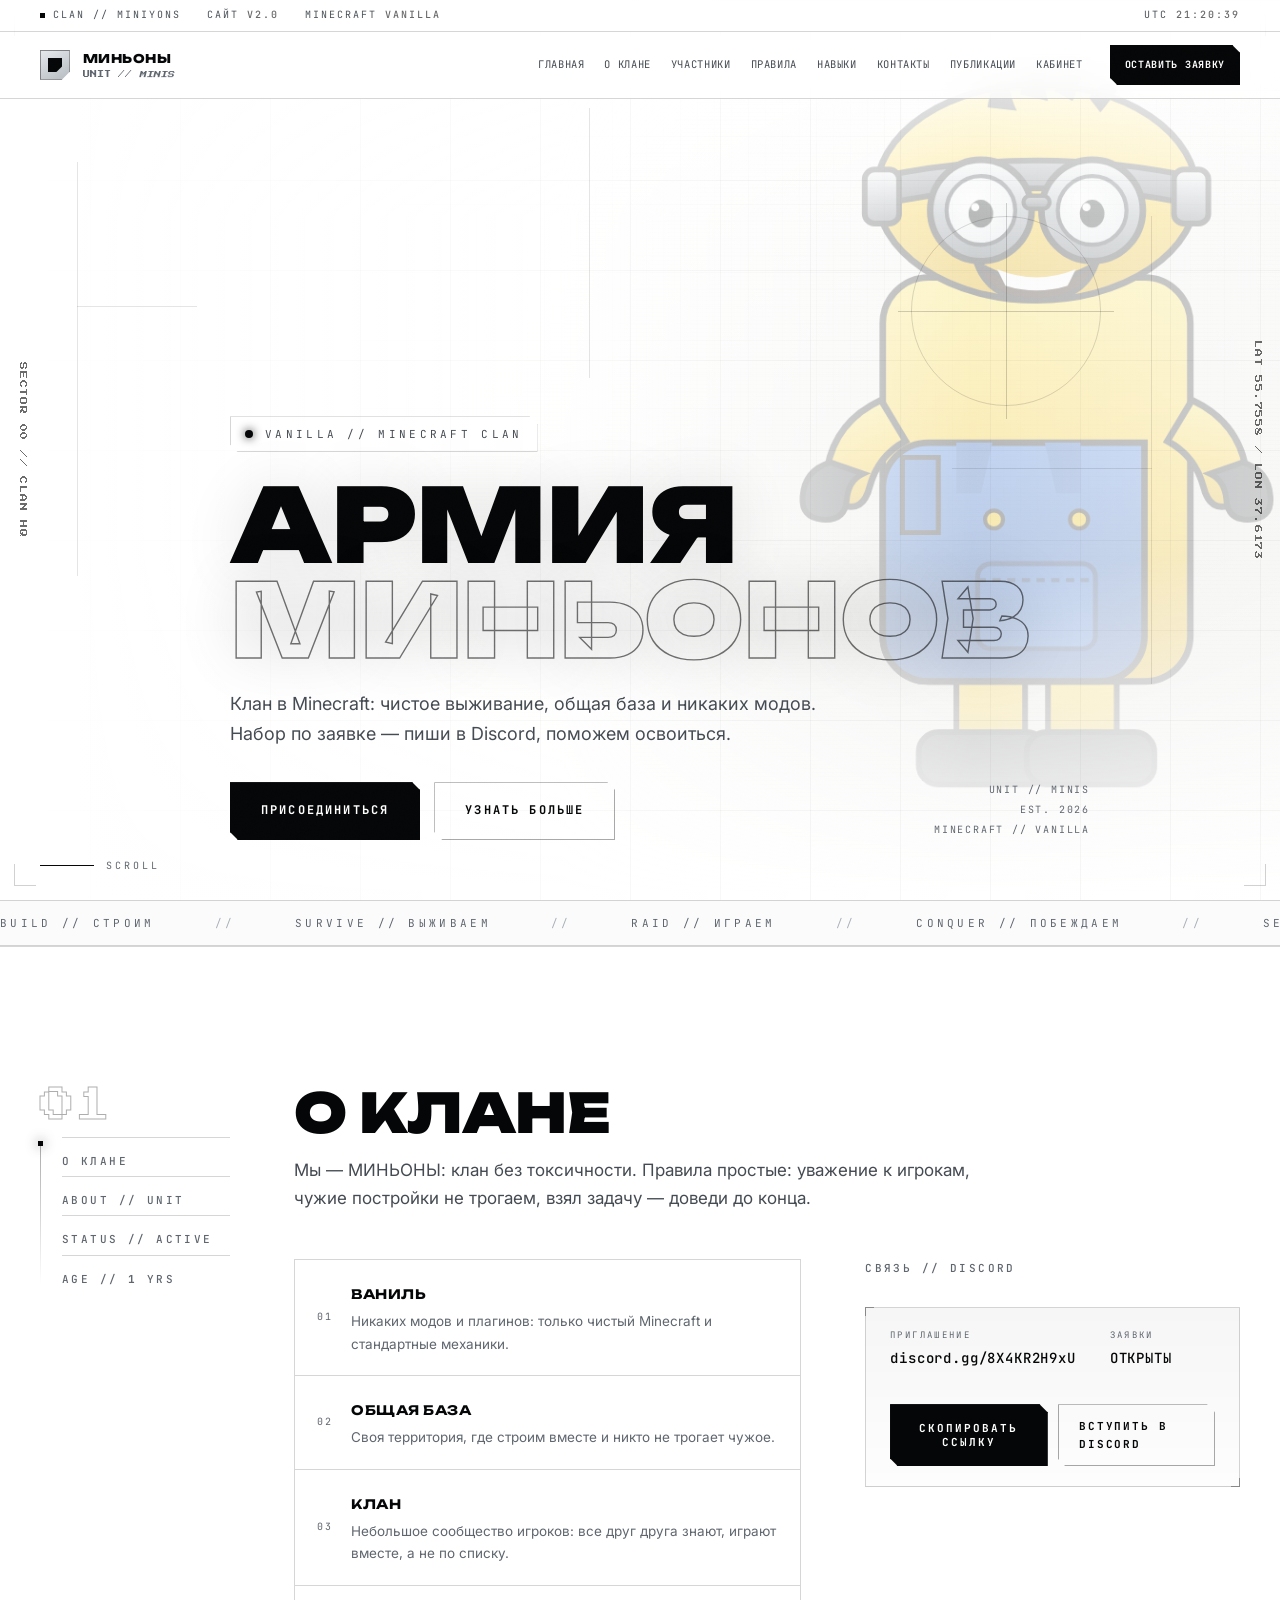
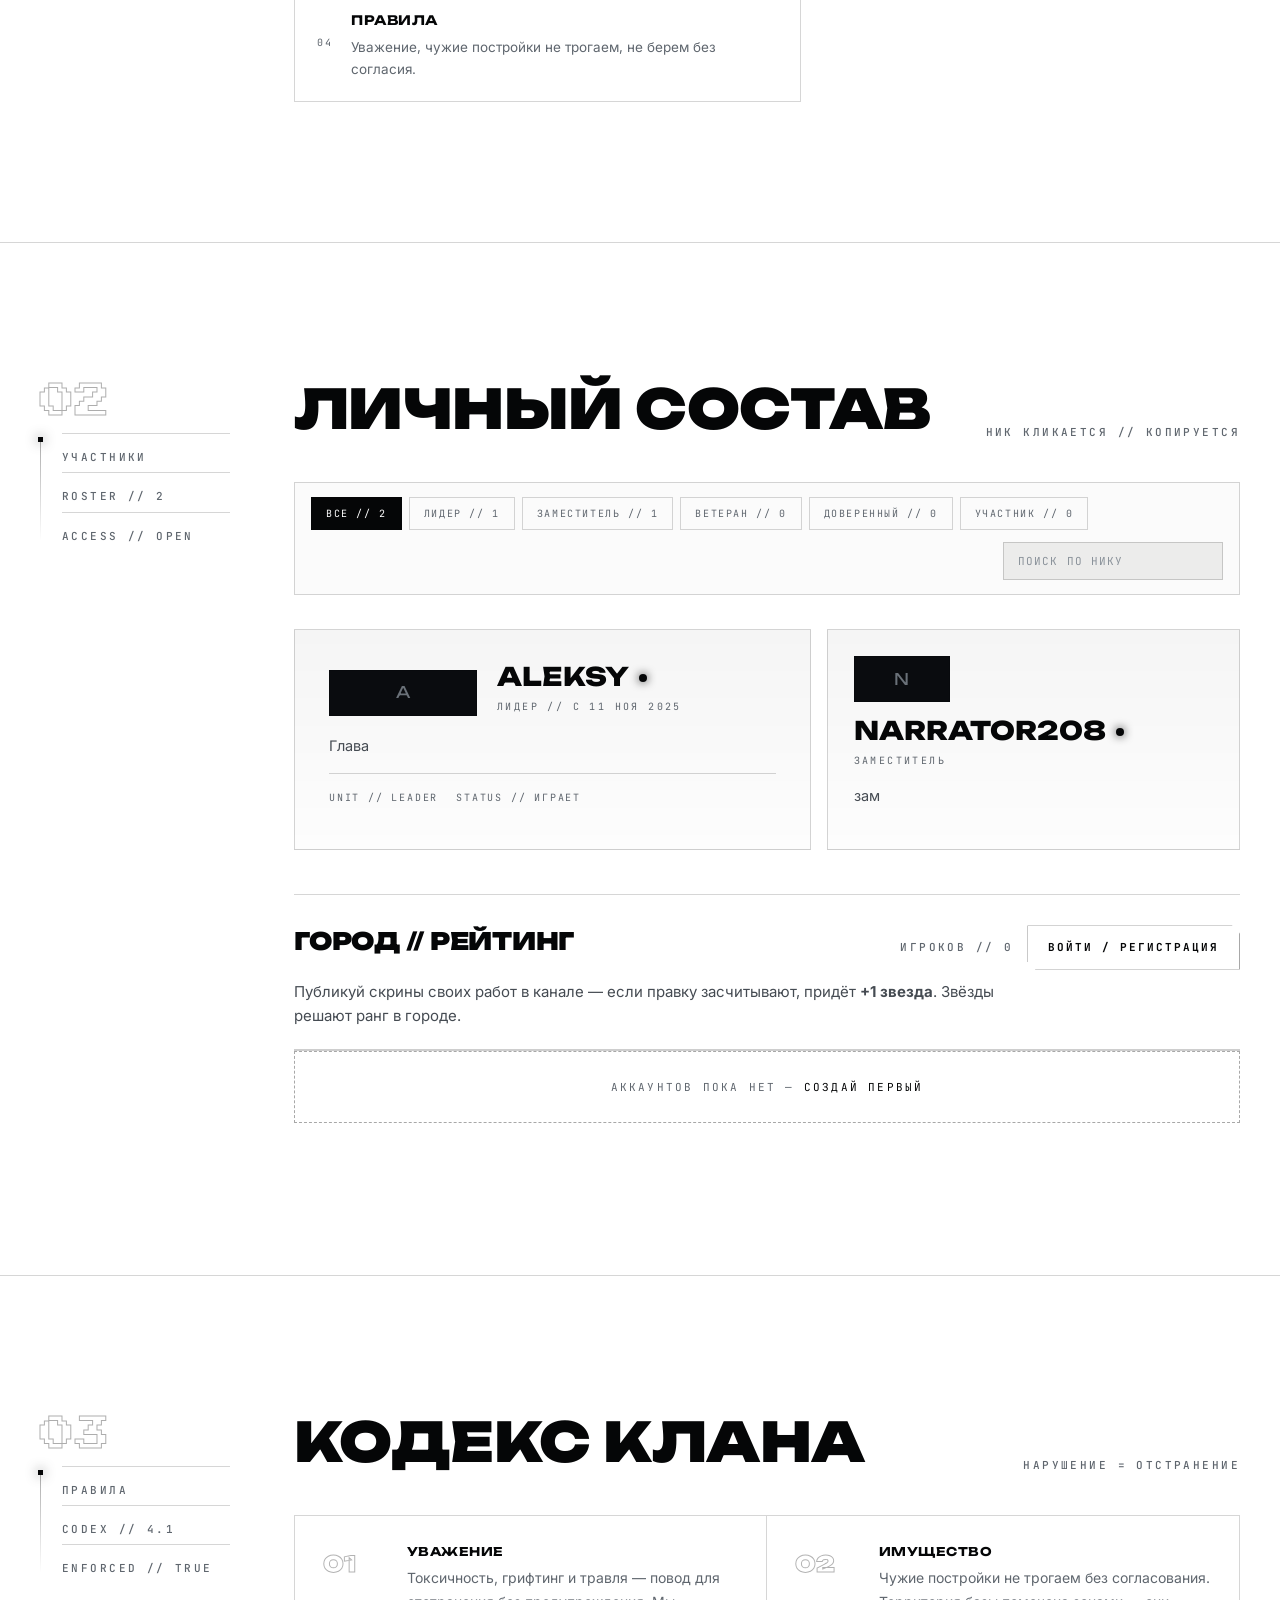
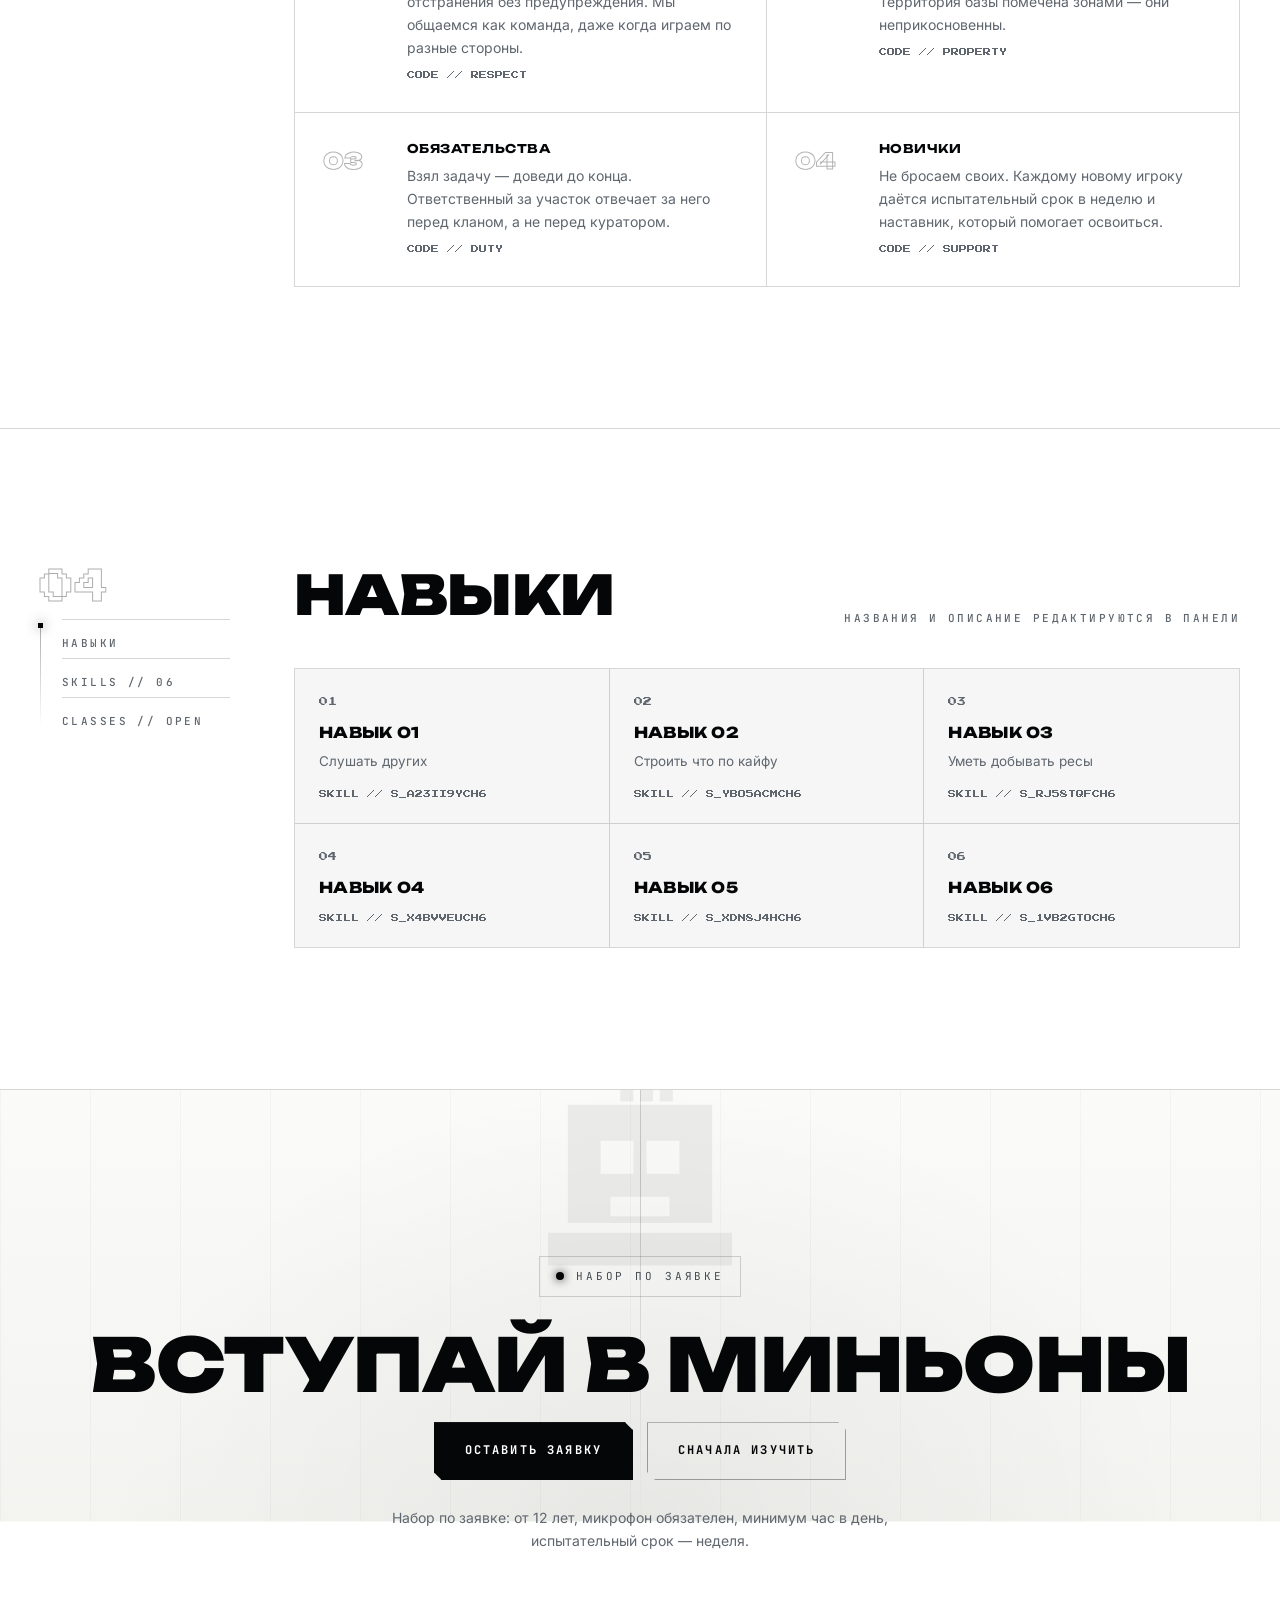
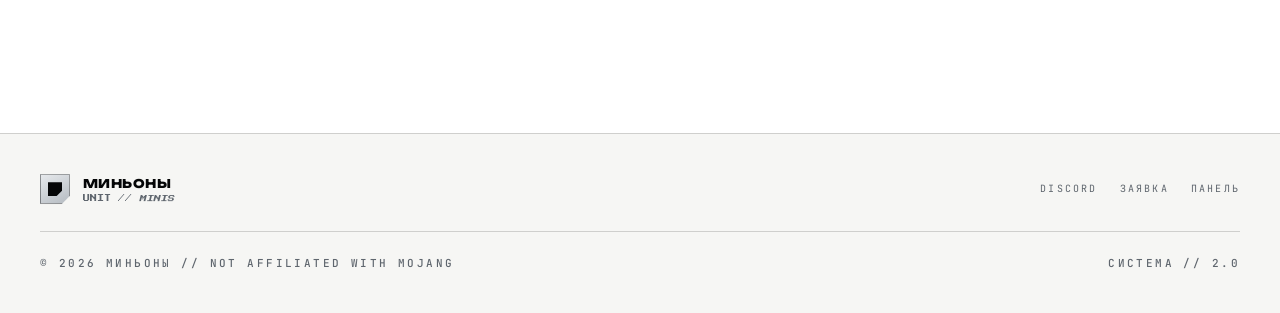
<file: clan-site/index.html>
﻿<!DOCTYPE html>
<html lang="ru">
<head>
<meta charset="UTF-8">
<meta name="viewport" content="width=device-width, initial-scale=1.0">
<title>МИНЬОНЫ // клан в Minecraft</title>
<meta name="description" content="МИНЬОНЫ — клан в Minecraft: дружелюбное выживание, общая база, никаких оскорблений. Набор по заявке в Discord.">
<meta property="og:title" content="МИНЬОНЫ — клан в Minecraft">
<meta property="og:description" content="Клан без оскорблений: выживание, общая база, набор по заявке в Discord.">
<meta property="og:type" content="website">
<meta name="theme-color" content="#050607">
<link rel="icon" href="assets/img/favicon.svg" type="image/svg+xml">
<link rel="preconnect" href="https://fonts.googleapis.com">
<link rel="preconnect" href="https://fonts.gstatic.com" crossorigin>
<link href="https://fonts.googleapis.com/css2?family=Unbounded:wght@700;800;900&family=JetBrains+Mono:wght@400;500;700&family=Press+Start+2P&family=Inter:wght@300;400;500;600&display=swap" rel="stylesheet">
<link rel="stylesheet" href="assets/css/style.css">
</head>
<body>

<div class="backdrop" aria-hidden="true"></div>

<div class="hud-frame" aria-hidden="true"><span></span><span></span><span></span><span></span></div>
<div class="hud-rail" aria-hidden="true">SECTOR 00 // CLAN HQ</div>
<div class="hud-rail hud-rail--right" aria-hidden="true">LAT 55.7558 / LON 37.6173</div>

  <div class="statusbar">
    <span><i class="dot"></i>CLAN // MINIYONS</span>
    <span class="hide-sm">САЙТ <b>v2.0</b></span>
    <span class="hide-sm">MINECRAFT <b>VANILLA</b></span>
    <span class="right">
      <span>UTC <b id="sbClock">00:00:00</b></span>
    </span>
  </div>

<nav class="nav" id="nav">
  <div class="container nav__inner">
    <a href="#top" class="brand">
      <span class="brand__mark"></span>
      <span class="brand__text"><b data-c="clanName">МИНЬОНЫ</b><span>UNIT // <i data-c="tag">MINIS</i></span></span>
    </a>

    <div class="nav__links">
      <a href="#top">Главная</a>
      <a href="#about">О клане</a>
      <a href="#members">Участники</a>
      <a href="#rules">Правила</a>
      <a href="#skills">Навыки</a>
      <a href="#join">Контакты</a>
      <a href="account.html#publish">Публикации</a>
      <a href="account.html">Кабинет</a>
    </div>

    <a href="#join" class="btn btn--sm nav__cta glitch" data-text="Оставить заявку"><span>Оставить заявку</span></a>

    <button class="burger" id="burger" aria-label="Меню" aria-expanded="false"><i></i></button>
  </div>

  <div class="nav__menu" id="navMenu">
    <a href="#top">Главная</a>
    <a href="#about">О клане</a>
    <a href="#members">Участники</a>
    <a href="#rules">Правила</a>
    <a href="#skills">Навыки</a>
    <a href="#join">Контакты</a>
    <a href="account.html#publish">Публикации</a>
    <a href="account.html">Кабинет</a>
    <a href="#join" class="btn glitch" data-text="Оставить заявку"><span>Оставить заявку</span></a>
  </div>
</nav>

<main id="top">

  <!-- ===== HERO ===== -->
  <section class="hero">
    <div class="hero__bg">
      <div class="hero__layer" id="heroLayer">
        <img class="hero__img" id="heroImg" src="assets/img/hero.svg" alt="Миньон в повязке — символ клана МИНЬОНЫ">
      </div>
    </div>
    <div class="hero__grid" aria-hidden="true"></div>
    <div class="hero__lines" aria-hidden="true"><i></i><i></i><i></i><i></i><i></i></div>
    <div class="hero__reticle" aria-hidden="true"></div>

    <div class="container hero__inner">
      <p class="hero__tag"><i class="dot-status dot-status--game"></i><span id="heroCaption">VANILLA // MINECRAFT CLAN</span></p>
      <h1 class="hero__title display">
        <span id="heroTitleTop">Полк</span>
        <span id="heroTitleBottom">миньонов</span>
      </h1>
      <p class="hero__sub" data-c="heroSubtitle"></p>
      <div class="hero__actions">
        <a href="#join" class="btn glitch" data-text="Присоединиться"><span>Присоединиться</span></a>
        <a href="#about" class="btn btn--ghost"><span>Узнать больше</span></a>
      </div>
      <div class="hero__coords">
        <div>UNIT // <span data-c="tag">MINIS</span></div>
        <div>EST. <span data-c="founded">2025</span></div> 
        <div>MINECRAFT // VANILLA</div>
      </div>
    </div>

    <div class="hero__scroll"><i></i>SCROLL</div>
  </section>

  <!-- ===== TICKER ===== -->
  <div class="ticker" aria-hidden="true">
    <div class="ticker__track" id="ticker"></div>
  </div>

  <!-- ===== 01 ABOUT ===== -->
  <section class="sect" id="about">
    <div class="container sect__grid">
      <aside class="sect__aside" data-reveal>
        <div class="sect__num">01</div>
        <div class="sect__line">
          <span class="meta">О КЛАНЕ</span>
          <span class="meta">ABOUT // UNIT</span>
          <span class="meta">STATUS // ACTIVE</span>
          <span class="meta">AGE // <b id="statYears" style="color:inherit">0</b> YRS</span>
        </div>
      </aside>

      <div class="sect__body">
        <div class="sect__head">
          <div>
            <h2 class="sect__title display" data-reveal>О клане</h2>
            <p class="lead" data-c="description" data-reveal data-delay="1"></p>
            <p class="lead" data-c="motto" data-reveal data-delay="2"></p>
          </div>
        </div>

        <div class="about">
          <div class="about__facts" data-reveal>
            <div class="fact"><span class="fact__n">01</span><div><b>Ваниль</b><p>Никаких модов и плагинов: только чистый Minecraft и стандартные механики.</p></div></div>
            <div class="fact"><span class="fact__n">02</span><div><b>Общая база</b><p>Своя территория, где строим вместе и никто не трогает чужое.</p></div></div>
            <div class="fact"><span class="fact__n">03</span><div><b>Клан</b><p>Небольшое сообщество игроков: все друг друга знают, играют вместе, а не по списку.</p></div></div>
            <div class="fact"><span class="fact__n">04</span><div><b>Правила</b><p>Уважение, чужие постройки не трогаем, не берем без согласия.</p></div></div>
          </div>
          <div data-reveal data-delay="2">
            <p class="meta" style="margin-bottom:14px">СВЯЗЬ // DISCORD</p>
            <div class="strip" id="accessBox">
              <div class="strip__item strip__item--main"><span>ПРИГЛАШЕНИЕ</span><b id="accInvite">—</b></div>
              <div class="strip__item"><span>ЗАЯВКИ</span><b>ОТКРЫТЫ</b></div>
              <div class="strip__spacer"></div>
              <div class="strip__actions">
                <button class="btn btn--sm" id="copyInvite" data-copy="" type="button"><span>Скопировать ссылку</span></button>
                <a class="btn btn--sm btn--ghost" id="accJoin" href="#" target="_blank" rel="noopener"><span>Вступить в Discord</span></a>
              </div>
            </div>
          </div>
        </div>

        <div class="stats" id="statsGrid" data-reveal data-delay="3"></div>
      </div>
    </div>
  </section>

  <!-- ===== 02 MEMBERS ===== -->
  <section class="sect" id="members">
    <div class="container sect__grid">
      <aside class="sect__aside" data-reveal>
        <div class="sect__num">02</div>
        <div class="sect__line">
          <span class="meta">УЧАСТНИКИ</span>
          <span class="meta">ROSTER // <span id="rosterCount">0</span></span>
          <span class="meta">ACCESS // OPEN</span>
        </div>
      </aside>

      <div class="sect__body">
        <div class="sect__head">
          <h2 class="sect__title display" data-reveal>Личный состав</h2>
          <p class="meta" data-reveal>НИК КЛИКАЕТСЯ // КОПИРУЕТСЯ</p>
        </div>

        <div class="roster__controls" data-reveal>
          <div class="chips" id="rankFilters"></div>
          <input class="search" type="search" id="memberSearch" placeholder="ПОИСК ПО НИКУ" aria-label="Поиск участника">
        </div>

        <div class="cards" id="featuredCards" data-reveal></div>
        <div class="roster__list" id="membersList" data-reveal data-delay="1"></div>
        <p class="empty" id="membersEmpty" hidden>УЧАСТНИКИ НЕ НАЙДЕНЫ</p>

        <div class="city" data-reveal>
          <div class="city__head">
            <h3 class="city__title display">Город // рейтинг</h3>
            <div class="city__actions">
              <span class="meta">ИГРОКОВ // <span id="cityCount">0</span></span>
              <a href="account.html" class="btn btn--sm btn--ghost"><span>Войти / Регистрация</span></a>
            </div>
          </div>
          <p class="lead city__lead">Публикуй скрины своих работ в канале — если правку засчитывают, придёт <b>+1 звезда</b>. Звёзды решают ранг в городе.</p>
          <div class="rank" id="cityRank"></div>
          <p class="empty" id="cityEmpty" hidden>АККАУНТОВ ПОКА НЕТ — <a href="account.html" style="color:#050607">СОЗДАЙ ПЕРВЫЙ</a></p>
        </div>
      </div>
    </div>
  </section>

  <!-- ===== 03 RULES ===== -->
  <section class="sect" id="rules">
    <div class="container sect__grid">
      <aside class="sect__aside" data-reveal>
        <div class="sect__num">03</div>
        <div class="sect__line">
          <span class="meta">ПРАВИЛА</span>
          <span class="meta">CODEX // 4.1</span>
          <span class="meta">ENFORCED // TRUE</span>
        </div>
      </aside>

      <div class="sect__body">
        <div class="sect__head">
          <h2 class="sect__title display" data-reveal>Кодекс клана</h2>
          <p class="meta" data-reveal>НАРУШЕНИЕ = ОТСТРАНЕНИЕ</p>
        </div>

        <div class="rules" data-reveal>
          <div class="rule">
            <span class="rule__n">01</span>
            <div>
              <h3>Уважение</h3>
              <p>Токсичность, грифтинг и травля — повод для отстранения без предупреждения. Мы общаемся как команда, даже когда играем по разные стороны.</p>
              <span class="rule__code">CODE // RESPECT</span>
            </div>
          </div>
          <div class="rule">
            <span class="rule__n">02</span>
            <div>
              <h3>Имущество</h3>
              <p>Чужие постройки не трогаем без согласования. Территория базы помечена зонами — они неприкосновенны.</p>
              <span class="rule__code">CODE // PROPERTY</span>
            </div>
          </div>
          <div class="rule">
            <span class="rule__n">03</span>
            <div>
              <h3>Обязательства</h3>
              <p>Взял задачу — доведи до конца. Ответственный за участок отвечает за него перед кланом, а не перед куратором.</p>
              <span class="rule__code">CODE // DUTY</span>
            </div>
          </div>
          <div class="rule">
            <span class="rule__n">04</span>
            <div>
              <h3>Новички</h3>
              <p>Не бросаем своих. Каждому новому игроку даётся испытательный срок в неделю и наставник, который помогает освоиться.</p>
              <span class="rule__code">CODE // SUPPORT</span>
            </div>
          </div>
        </div>
      </div>
    </div>
  </section>

  <!-- ===== 04 SKILLS ===== -->
  <section class="sect" id="skills">
    <div class="container sect__grid">
      <aside class="sect__aside" data-reveal>
        <div class="sect__num">04</div>
        <div class="sect__line">
          <span class="meta">НАВЫКИ</span>
          <span class="meta">SKILLS // <span id="skillsCount">0</span></span>
          <span class="meta">CLASSES // OPEN</span>
        </div>
      </aside>

      <div class="sect__body">
        <div class="sect__head">
          <h2 class="sect__title display" data-reveal>Навыки</h2>
          <p class="meta" data-reveal>НАЗВАНИЯ И ОПИСАНИЕ РЕДАКТИРУЮТСЯ В ПАНЕЛИ</p>
        </div>

        <div class="skills" id="skillsGrid" data-reveal data-delay="1"></div>
        <p class="empty" id="skillsEmpty" hidden>НАВЫКИ НЕ ЗАДАНЫ</p>
      </div>
    </div>
  </section>

  <!-- ===== CTA ===== -->
  <section class="cta" id="join">
    <div class="cta__bg" aria-hidden="true"></div>
    <div class="container">
      <p class="cta__status" data-reveal><i class="dot-status dot-status--game"></i><span id="joinStatus">Набор по заявке</span></p>
      <h2 class="cta__title display glitch" data-text="Вступай в МИНЬОНЫ" data-reveal><span>Вступай в МИНЬОНЫ</span></h2>
      <div class="cta__actions" data-reveal data-delay="1">
        <a href="#join" class="btn glitch" data-text="Оставить заявку" id="joinBtn"><span>Оставить заявку</span></a>
        <a href="#about" class="btn btn--ghost"><span>Сначала изучить</span></a>
      </div>
      <p class="cta__note" data-c="recruitmentText" data-reveal data-delay="2"></p>
    </div>
  </section>

</main>

<footer class="footer">
  <div class="container">
    <div class="footer__top">
      <a href="#top" class="brand">
        <span class="brand__mark"></span>
        <span class="brand__text"><b data-c="clanName">МИНЬОНЫ</b><span>UNIT // <i data-c="tag">MNY</i></span></span>
      </a>
      <nav class="footer__links">
        <a id="fDiscord" href="#">Discord</a>
        <a href="#join">Заявка</a>
        <a href="admin.html">Панель</a>
      </nav>
    </div>
    <div class="footer__bot">
      <p class="meta">© <span id="year"></span> <span data-c="clanName">МИНЬОНЫ</span> // NOT AFFILIATED WITH MOJANG</p>
      <p class="meta">СИСТЕМА // <span id="ver">2.0</span></p>
    </div>
  </div>
</footer>

<a class="totop" href="#top" aria-label="Наверх">▲</a>

<script src="assets/js/config.js"></script>
<script src="assets/js/store.js"></script>
<script src="assets/js/minty.js"></script>
<script src="assets/js/app.js"></script>
</body>
</html>
</file>
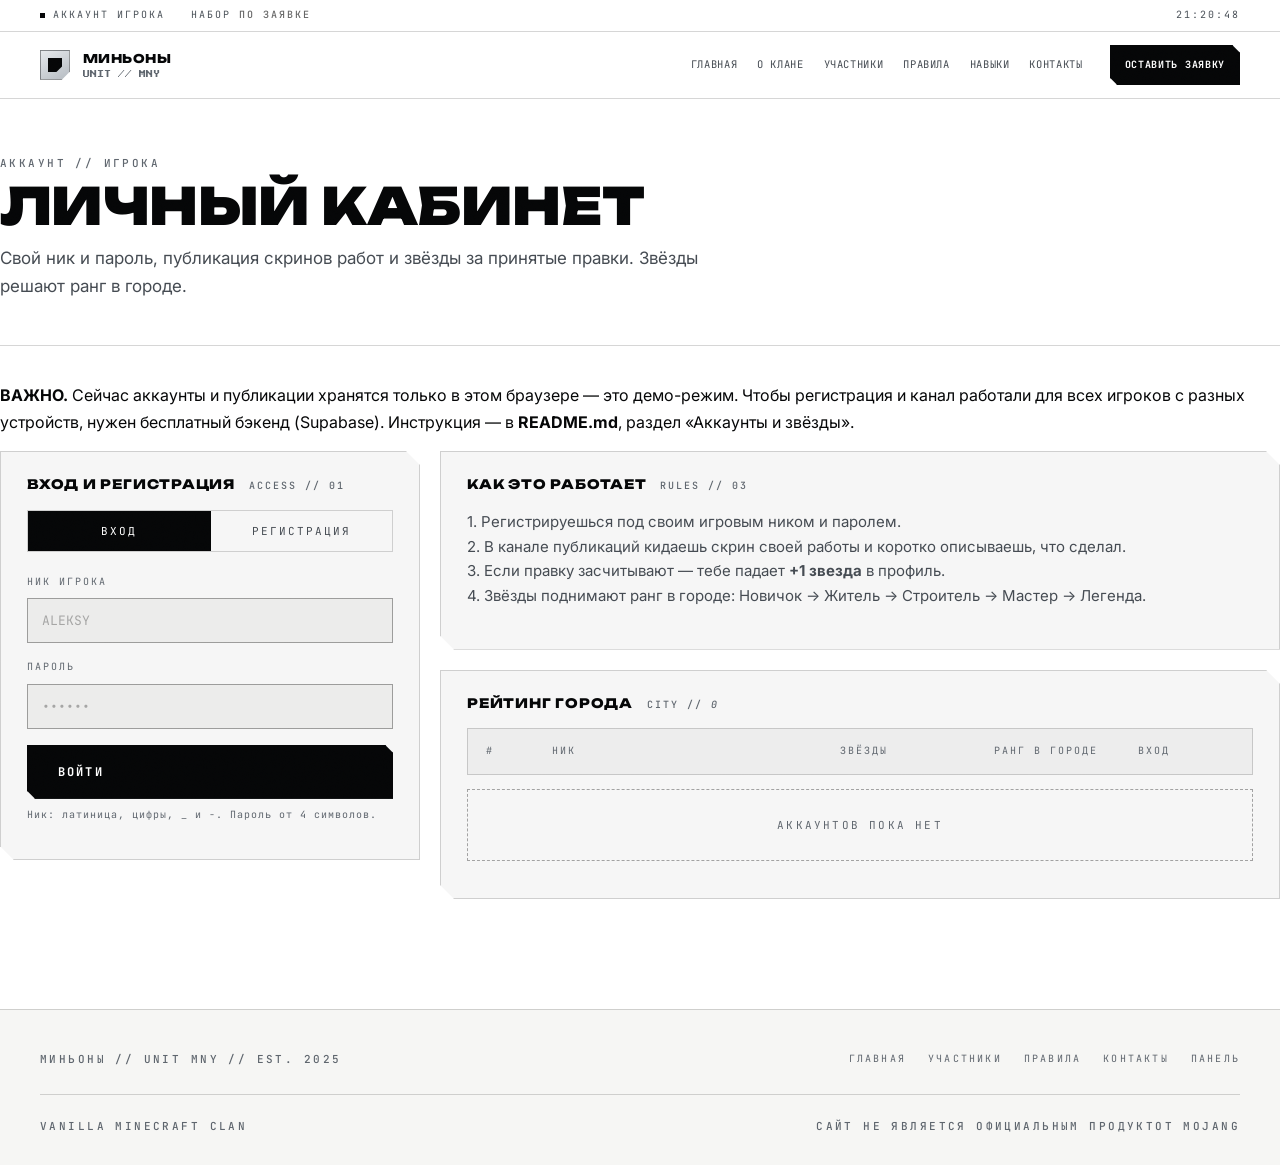
<file: clan-site/account.html>
<!DOCTYPE html>
<html lang="ru">
<head>
<meta charset="utf-8">
<meta name="viewport" content="width=device-width, initial-scale=1">
<title>ЛИЧНЫЙ КАБИНЕТ // МИНЬОНЫ</title>
<meta name="description" content="Личный кабинет игрока клана МИНЬОНЫ: регистрация, публикация работ, звёзды и ранг.">
<link rel="icon" href="assets/img/favicon.svg" type="image/svg+xml">
<link rel="preconnect" href="https://fonts.googleapis.com">
<link rel="preconnect" href="https://fonts.gstatic.com" crossorigin>
<link href="https://fonts.googleapis.com/css2?family=Press+Start+2P&family=Unbounded:wght@700;800;900&family=JetBrains+Mono:wght@400;500;700&family=Inter:wght@300;400;500;600;700&display=swap" rel="stylesheet">
<link rel="stylesheet" href="assets/css/style.css">
<link rel="stylesheet" href="assets/css/account.css">
</head>
<body>

<div class="statusbar">
  <span><i class="dot"></i>АККАУНТ ИГРОКА</span>
  <span>НАБОР <b id="sbStatus">ОТКРЫТ</b></span>
  <span class="right">
    <span id="sbClock">00:00:00</span>
  </span>
</div>

<nav class="nav">
  <div class="container nav__inner">
    <a class="brand" href="index.html">
      <span class="brand__mark"></span>
      <span class="brand__text"><b>МИНЬОНЫ</b><span>UNIT // MNY</span></span>
    </a>
    <div class="nav__links">
      <a href="index.html">Главная</a>
      <a href="index.html#about">О клане</a>
      <a href="index.html#members">Участники</a>
      <a href="index.html#rules">Правила</a>
      <a href="index.html#skills">Навыки</a>
      <a href="index.html#join">Контакты</a>
    </div>
    <a href="index.html#join" class="btn btn--sm nav__cta"><span>Оставить заявку</span></a>
    <button class="burger" id="burger" aria-label="Меню" aria-expanded="false"><i></i></button>
  </div>
  <div class="nav__menu" id="navMenu">
    <a href="index.html">Главная</a>
    <a href="index.html#about">О клане</a>
    <a href="index.html#members">Участники</a>
    <a href="index.html#rules">Правила</a>
    <a href="index.html#skills">Навыки</a>
    <a href="index.html#join">Контакты</a>
    <a href="index.html#join" class="btn"><span>Оставить заявку</span></a>
  </div>
</nav>

<main>
<div class="container page">

  <div class="page__head">
    <p class="meta">АККАУНТ // ИГРОКА</p>
    <h1 class="page__title display">Личный кабинет</h1>
    <p class="lead">Свой ник и пароль, публикация скринов работ и звёзды за принятые правки. Звёзды решают ранг в городе.</p>
  </div>

  <p class="notice" id="localNotice" hidden>
    <b>ВАЖНО.</b> Сейчас аккаунты и публикации хранятся только в этом браузере — это демо-режим.
    Чтобы регистрация и канал работали для всех игроков с разных устройств, нужен бесплатный бэкенд (Supabase).
    Инструкция — в <b>README.md</b>, раздел «Аккаунты и звёзды».
  </p>

  <!-- ===== ГОСТЬ ===== -->
  <div id="guestView">
    <div class="page__cols">
      <div class="panel">
        <h2 class="panel__title">Вход и регистрация <span>ACCESS // 01</span></h2>
        <div class="tabs" id="authTabs">
          <button type="button" data-tab="login" class="is-on">Вход</button>
          <button type="button" data-tab="reg">Регистрация</button>
        </div>
        <div id="authMsg"></div>
        <form id="authForm" autocomplete="off">
          <label class="field">
            <span>Ник игрока</span>
            <input class="input" type="text" id="authNick" autocomplete="username" placeholder="ALEKSY" maxlength="16" autocapitalize="off" autocorrect="off" spellcheck="false">
          </label>
          <label class="field">
            <span>Пароль</span>
            <input class="input" type="password" id="authPass" autocomplete="current-password" placeholder="••••••" maxlength="64">
          </label>
          <div id="regExtra" hidden>
            <label class="field">
              <span>Ник в Discord</span>
              <input class="input" type="text" id="authDiscord" placeholder="твой ник в Discord" maxlength="32" autocapitalize="off" autocorrect="off" spellcheck="false" autocomplete="off">
            </label>
            <label class="field">
              <span>Код приглашения</span>
              <input class="input input--code" type="text" id="authCode" placeholder="MNY-XXXX-XXXX" maxlength="14" autocomplete="off" autocapitalize="characters" autocorrect="off" spellcheck="false">
            </label>
            <p class="hint" id="codesOnSite">ПРОВЕРКА КОДОВ…</p>
            <p class="hint">Код выдаёт глава клана. Регистрация вводит его один раз — код сгорает после первого аккаунта.</p>
          </div>
          <button class="btn btn--block" type="submit" id="authSubmit"><span>Войти</span></button>
          <p class="hint" id="authHint">Ник: латиница, цифры, _ и -. Пароль от 4 символов.</p>
          <p class="hint" id="guardHint" hidden></p>
        </form>
      </div>

      <div>
        <div class="panel">
          <h2 class="panel__title">Как это работает <span>RULES // 03</span></h2>
          <p class="lead" style="font-size:15px;margin-bottom:14px">
            1. Регистрируешься под своим игровым ником и паролем.<br>
            2. В канале публикаций кидаешь скрин своей работы и коротко описываешь, что сделал.<br>
            3. Если правку засчитывают — тебе падает <b>+1 звезда</b> в профиль.<br>
            4. Звёзды поднимают ранг в городе: Новичок → Житель → Строитель → Мастер → Легенда.
          </p>
        </div>
        <div class="panel">
          <h2 class="panel__title">Рейтинг города <span>CITY // <i id="cityCountA">0</i></span></h2>
          <div class="rank js-rank"></div>
          <p class="empty" style="margin-top:14px" id="cityEmptyA" hidden>АККАУНТОВ ПОКА НЕТ</p>
        </div>
      </div>
    </div>
  </div>

  <!-- ===== ПОЛЬЗОВАТЕЛЬ ===== -->
  <div id="userView" hidden>
    <div class="page__cols">
      <div>
        <div class="panel">
          <h2 class="panel__title">Профиль <span>PROFILE // 02</span></h2>
          <div class="profile">
            <div class="profile__ava" id="pAva"></div>
            <div>
              <div class="profile__nick" id="pNick">—</div>
              <div class="profile__row">
                <span class="badge" id="pTier">—</span>
                <span class="badge" id="pPlace">МЕСТО // —</span>
              </div>
              <div class="stars" id="pStars"></div>
              <div class="profile__ds">DISCORD // <b id="pDiscord">—</b></div>
            </div>
          </div>
          <div class="profile__bar"><i id="pBar" style="width:0"></i></div>
          <p class="hint" id="pNext"></p>
          <button class="btn btn--ghost btn--sm" id="logoutBtn" type="button"><span>Выйти</span></button>
        </div>

        <div class="panel" id="publish">
          <h2 class="panel__title">Новая публикация <span>POST // 04</span></h2>
          <p class="hint hint--lead">Сюда игроки отправляют свои постройки и проекты. Публикацию проверяет глава клана: если засчитают, придёт +1 звезда.</p>
          <div id="postMsg"></div>
          <form id="postForm" autocomplete="off">
            <label class="field">
              <span>Заголовок</span>
              <input class="input" type="text" id="pTitle" placeholder="ДОМ НА СКЛОНЕ — ПЕРВАЯ ТЕРРАСА" maxlength="80">
            </label>
            <label class="field">
              <span>Что сделал</span>
              <textarea class="input" id="pText" placeholder="Что построил или переделал, из чего, сколько блоков, для чего." maxlength="600"></textarea>
            </label>
            <label class="field">
              <span>Скрин работы</span>
              <input class="input" type="file" id="pImage" accept="image/*">
            </label>
            <div class="preview" id="pPreview" hidden><img id="pPreviewImg" src="[data-uri]" alt="Предпросмотр скрина"></div>
            <button class="btn btn--block" type="submit" id="pSubmit"><span>Отправить на проверку</span></button>
            <p class="hint">Скрин уменьшается и сжимается в браузере. Публикацию проверяет глава клана — если засчитают, придёт +1 звезда.</p>
          </form>
        </div>
      </div>

      <div>
        <div class="panel">
          <h2 class="panel__title">Мои публикации <span>MY POSTS // <i id="myCount">0</i></span></h2>
          <div class="posts" id="myPosts"></div>
          <p class="empty" id="myEmpty" hidden>ПУБЛИКАЦИЙ ПОКА НЕТ</p>
        </div>
        <div class="panel">
          <h2 class="panel__title">Рейтинг города <span>CITY // <i id="cityCountB">0</i></span></h2>
          <div class="rank js-rank"></div>
        </div>
      </div>
    </div>
  </div>

</div>
</main>

<footer class="footer">
  <div class="container">
    <div class="footer__top">
      <span class="meta">МИНЬОНЫ // UNIT MNY // EST. 2025</span>
      <div class="footer__links">
        <a href="index.html">Главная</a>
        <a href="index.html#members">Участники</a>
        <a href="index.html#rules">Правила</a>
        <a href="index.html#join">Контакты</a>
        <a href="admin.html">Панель</a>
      </div>
    </div>
    <div class="footer__bot">
      <span class="meta">VANILLA MINECRAFT CLAN</span>
      <span class="meta">САЙТ НЕ ЯВЛЯЕТСЯ ОФИЦИАЛЬНЫМ ПРОДУКТОТ MOJANG</span>
    </div>
  </div>
</footer>

<div class="toast" id="toast"></div>

<script src="assets/js/config.js"></script>
<script src="assets/js/store.js"></script>
<script src="assets/js/minty.js"></script>
<script>
(function () {
  "use strict";
  var M = window.Minty;
  var $ = function (s) { return document.querySelector(s); };
  var $$ = function (s) { return Array.prototype.slice.call(document.querySelectorAll(s)); };

  /* часы + бургер (те же, что на главной) */
  (function clock() {
    var el = $("#sbClock");
    function pad(n) { return (n < 10 ? "0" : "") + n; }
    if (el) (function tick() {
      var d = new Date();
      el.textContent = pad(d.getUTCHours()) + ":" + pad(d.getUTCMinutes()) + ":" + pad(d.getUTCSeconds());
      setTimeout(tick, 1000);
  })();
  /* Шапка: статус набора берём из настроек клана. */
  (function statusbar() {
    var st = $("#sbStatus");
    var labels = { open: "ОТКРЫТ", request: "ПО ЗАЯВКЕ", closed: "ЗАКРЫТ" };
    function fill() {
      var cfg = null;
      try { cfg = window.ClanStore.load().config || {}; } catch (e) { cfg = null; }
      if (st) st.textContent = labels[cfg && cfg.recruitment] || "ПО ЗАЯВКЕ";
    }
    fill();
  })();
  })();
  var burger = $("#burger"), menu = $("#navMenu");
  if (burger && menu) burger.addEventListener("click", function () {
    var open = menu.classList.toggle("is-open");
    burger.classList.toggle("is-open", open);
    burger.setAttribute("aria-expanded", open ? "true" : "false");
  });

  function toast(msg) {
    var t = $("#toast");
    t.textContent = msg;
    t.classList.add("is-on");
    setTimeout(function () { t.classList.remove("is-on"); }, 2400);
  }

  function timeAgo(iso) {
    var d = Math.max(0, (Date.now() - new Date(iso).getTime()) / 1000);
    if (d < 60) return "только что";
    if (d < 3600) return Math.floor(d / 60) + " мин назад";
    if (d < 86400) return Math.floor(d / 3600) + " ч назад";
    return Math.floor(d / 86400) + " дн назад";
  }

  var STATUS = {
    pending: { text: "НА ПРОВЕРКЕ", cls: "tag--wait" },
    approved: { text: "ЗАСЧИТАНО +1★", cls: "tag--ok" },
    rejected: { text: "НЕ ЗАСЧИТАНО", cls: "tag--no" }
  };

  function postCard(p, showStar) {
    var st = STATUS[p.status] || STATUS.pending;
    var img = p.image
      ? '<img class="post__img" src="' + p.image + '" alt="Скрин работы: ' + M.esc(p.title) + '">'
      : '<div class="post__img" style="display:grid;place-items:center;color:var(--txt-3);font-family:var(--mono);font-size:10px;letter-spacing:.2em">БЕЗ СКРИНА</div>';
    return '<article class="post">' + img +
      '<div class="post__body">' +
        '<div class="post__head"><span class="post__nick">' + M.esc(p.nick) + '</span>' +
          (showStar ? '<span class="badge">' + M.starStr(p.stars || 0) + '</span>' : '') +
          '<span class="meta" style="margin-left:auto">' + timeAgo(p.created) + '</span></div>' +
        '<h3 class="post__title">' + M.esc(p.title) + '</h3>' +
        '<p class="post__text">' + M.esc(p.text) + '</p>' +
        '<div class="post__foot"><span class="tag ' + st.cls + '">' + st.text + '</span></div>' +
      '</div></article>';
  }


  /* ===== АВТОРИЗАЦИЯ ===== */
  var mode = "login";

  function renderGuardHint() {
    var g = M.guardInfo();
    var el = $("#guardHint");
    if (mode !== "reg") { el.hidden = true; return; }
    var parts = ["регистрация только по коду", "свободных кодов у главы: " + g.codes.free];
    if (g.codeLock > 0) parts.push("пауза после неверных кодов: " + M.fmtWait(g.codeLock));
    el.hidden = false;
    el.textContent = "ЗАЩИТА: " + parts.join(" · ") + ".";
  }

  function renderCodesOnSite() {
    var el = $("#codesOnSite");
    if (!el || !M.fetchFileCodes) return;
    el.textContent = "ПРОВЕРКА КОДОВ…";
    el.classList.remove("is-bad", "is-ok");
    M.fetchFileCodes().then(function (r) {
      if (!r || !r.ok) {
        el.textContent = "КОДЫ: " + (r && r.error ? r.error : "не удалось прочитать") + " — напиши главе";
        el.classList.add("is-bad");
        return;
      }
      if (!r.file.length) {
        el.textContent = "КОДОВ НА САЙТЕ: 0 — коды не загружены, напиши главе клана";
        el.classList.add("is-bad");
        return;
      }
      var free = r.file.filter(function (c) { return !c.usedBy; }).length;
      el.textContent = "КОДОВ НА САЙТЕ: " + r.file.length + " // СВОБОДНЫХ: " + free;
      el.classList.add("is-ok");
    });
  }

  function setMode(next) {
    mode = next;
    $$("#authTabs button").forEach(function (x) { x.classList.toggle("is-on", x.dataset.tab === next); });
    $("#authSubmit span").textContent = next === "reg" ? "Создать аккаунт" : "Войти";
    $("#regExtra").hidden = next !== "reg";
    $("#authHint").textContent = next === "reg"
      ? "Ник: латиница, цифры, _ и -. Ник в Discord обязателен. Пароль от 4 символов."
      : "Введите ник и пароль, которые задали при регистрации.";
    $("#authMsg").innerHTML = "";
    if (next === "reg") { renderGuardHint(); renderCodesOnSite(); }
  }

  $$("#authTabs button").forEach(function (b) {
    b.addEventListener("click", function () { setMode(b.dataset.tab); });
  });

  $("#authCode").addEventListener("input", function () {
    var pos = this.selectionStart - 4;
    this.value = M.normCode(this.value).slice(0, 14);
    if (pos > 0) this.setSelectionRange(Math.max(4, pos), Math.max(4, pos));
  });

  $("#authForm").addEventListener("submit", function (e) {
    e.preventDefault();
    var nick = $("#authNick").value.trim();
    var pass = $("#authPass").value;
    var box = $("#authMsg");
    if (mode === "reg") {
      var ds = $("#authDiscord").value.trim();
      if (!ds) {
        box.innerHTML = '<div class="msg">Укажи свой ник в Discord</div>';
        $("#authDiscord").focus();
        return;
      }
      M.register(nick, pass, { code: $("#authCode").value, discord: ds }).then(function (r) {
        if (!r.ok) {
          box.innerHTML = '<div class="msg">' + M.esc(r.error) + '</div>';
          renderGuardHint();
          return;
        }
        box.innerHTML = "";
        $("#authCode").value = "";
        $("#authDiscord").value = "";
        toast("АККАУНТ СОЗДАН");
        render();
      });
    } else {
      M.login(nick, pass).then(function (r) {
        if (!r.ok) { box.innerHTML = '<div class="msg">' + M.esc(r.error) + '</div>'; return; }
        box.innerHTML = "";
        toast("ВЫ ВОШЛИ");
        render();
      });
    }
  });

  $("#logoutBtn").addEventListener("click", function () {
    M.logout();
    toast("ВЫ ВЫШЛИ");
    render();
  });

  /* ===== ПУБЛИКАЦИЯ ===== */
  var BLANK = "[data-uri]";
  var imgData = "";
  $("#pImage").addEventListener("change", function () {
    var file = this.files && this.files[0];
    var box = $("#postMsg");
    if (!file) { imgData = ""; $("#pPreviewImg").src = BLANK; $("#pPreview").hidden = true; return; }
    box.innerHTML = '<div class="msg">ОБРАБОТКА СКРИНА…</div>';
    M.shrinkImage(file).then(function (data) {
      imgData = data;
      $("#pPreviewImg").src = data;
      $("#pPreview").hidden = !data;
      box.innerHTML = '';
    }, function (err) {
      imgData = "";
      $("#pPreviewImg").src = BLANK;
      $("#pPreview").hidden = true;
      box.innerHTML = '<div class="msg">' + M.esc(err.message) + '</div>';
    });
  });

  $("#postForm").addEventListener("submit", function (e) {
    e.preventDefault();
    var me = M.me();
    if (!me) { toast("НУЖЕН ВХОД"); return; }
    var r = M.submit(me, { title: $("#pTitle").value, text: $("#pText").value, image: imgData });
    if (!r.ok) { $("#postMsg").innerHTML = '<div class="msg">' + M.esc(r.error) + '</div>'; return; }
    $("#postForm").reset();
    $("#pPreviewImg").src = BLANK;
    $("#pPreview").hidden = true;
    imgData = "";
    $("#postMsg").innerHTML = '<div class="msg msg--ok">ОТПРАВЛЕНО НА ПРОВЕРКУ</div>';
    toast("ОТПРАВЛЕНО");
    render();
  });

  /* ===== РЕНДЕР ===== */
  function renderRank() {
    var board = M.leaderboard();
    var me = M.me();
    var html = '<div class="rank__row rank__row--head"><span>#</span><span>Ник</span><span>Звёзды</span><span>Ранг в городе</span><span>Вход</span></div>';
    board.forEach(function (u) {
      var d = u.joined ? Math.max(0, Math.floor((Date.now() - new Date(u.joined).getTime()) / 86400000)) : 0;
      html += '<div class="rank__row' + (me && me.id === u.id ? " is-me" : "") + '">' +
        '<span class="rank__place">' + u.place + '</span>' +
        '<span class="rank__nick">' + M.esc(u.nick) + (u.banned ? '<i class="lock-mark" title="заблокирован">×</i>' : "") + '</span>' +
        '<span class="rank__stars">' + M.starStr(u.stars) + '</span>' +
        '<span class="rank__tier"><b>' + u.tier.name + '</b><i>' + u.tier.note + '</i></span>' +
        '<span class="rank__me">' + d + " дн</span></div>";
    });
    $$(".js-rank").forEach(function (el) { el.innerHTML = html; });
    ["#cityCountA", "#cityCountB"].forEach(function (s) { var e = $(s); if (e) e.textContent = board.length; });
    $("#cityEmptyA").hidden = board.length > 0;
  }

  function renderProfile(me) {
    $("#pAva").textContent = (me.nick[0] || "?").toUpperCase();
    $("#pAva").style.display = "grid";
    $("#pAva").style.placeItems = "center";
    $("#pAva").style.fontFamily = "var(--pixel)";
    $("#pAva").style.fontSize = "26px";
    $("#pNick").textContent = me.nick;
    var ds = $("#pDiscord");
    if (ds) {
      ds.textContent = me.ds || "не указан";
      ds.classList.toggle("is-empty", !me.ds);
    }
    $("#pTier").textContent = me.tier.name;
    $("#pTier").className = "badge" + (me.tier.min >= 10 ? " badge--top" : "");
    $("#pPlace").textContent = me.place > 0 ? "МЕСТО // " + me.place : "МЕСТО // —";
    $("#pStars").textContent = M.starStr(me.stars) + "  " + me.stars + " ЗВЁЗД";
    if (me.next) {
      var need = me.next.min - me.stars;
      var prev = me.tier.min;
      var pct = Math.max(4, Math.round((me.stars - prev) / (me.next.min - prev) * 100));
      $("#pBar").style.width = pct + "%";
      $("#pNext").textContent = "ДО «" + me.next.name + "» ОСТАЛОСЬ " + need + " " + plural(need, "ЗВЕЗДА", "ЗВЕЗДЫ", "ЗВЁЗД");
    } else {
      $("#pBar").style.width = "100%";
      $("#pNext").textContent = "ВЫСШИЙ РАНГ В ГОРОДЕ. ЛЕГЕНДА.";
    }
  }

  function plural(n, one, few, many) {
    n = Math.abs(n) % 100;
    var n1 = n % 10;
    if (n > 10 && n < 20) return many;
    if (n1 > 1 && n1 < 5) return few;
    if (n1 === 1) return one;
    return many;
  }

  function renderMy(me) {
    var list = M.myPosts(me);
    var html = "";
    list.forEach(function (p) {
      p.stars = M.me() ? M.me().stars : 0;
      html += postCard(p, false);
    });
    $("#myPosts").innerHTML = html;
    $("#myEmpty").hidden = list.length > 0;
    $("#myCount").textContent = list.length;
  }

  function render() {
    var me = M.me();
    $("#guestView").hidden = !!me;
    $("#userView").hidden = !me;
    $("#localNotice").hidden = !!window.MINTY_REMOTE;
    if (me) { renderProfile(me); renderMy(me); }
    renderRank();
    renderGuardHint();
  }

  M.onChange(render);
  render();

  /* Если пришли по ссылке «Публикации» — сразу показываем форму, даже до входа. */
  if (location.hash === "#publish") {
    var toPost = function () {
      var el = $("#publish");
      if (!el) return;
      el.scrollIntoView({ behavior: "smooth", block: "start" });
      var input = $("#pTitle");
      if (input && !M.me()) { input.setAttribute("data-attn", ""); }
    };
    setTimeout(toPost, 60);
    window.addEventListener("hashchange", toPost);
  }
})();
</script>
</body>
</html>
</file>
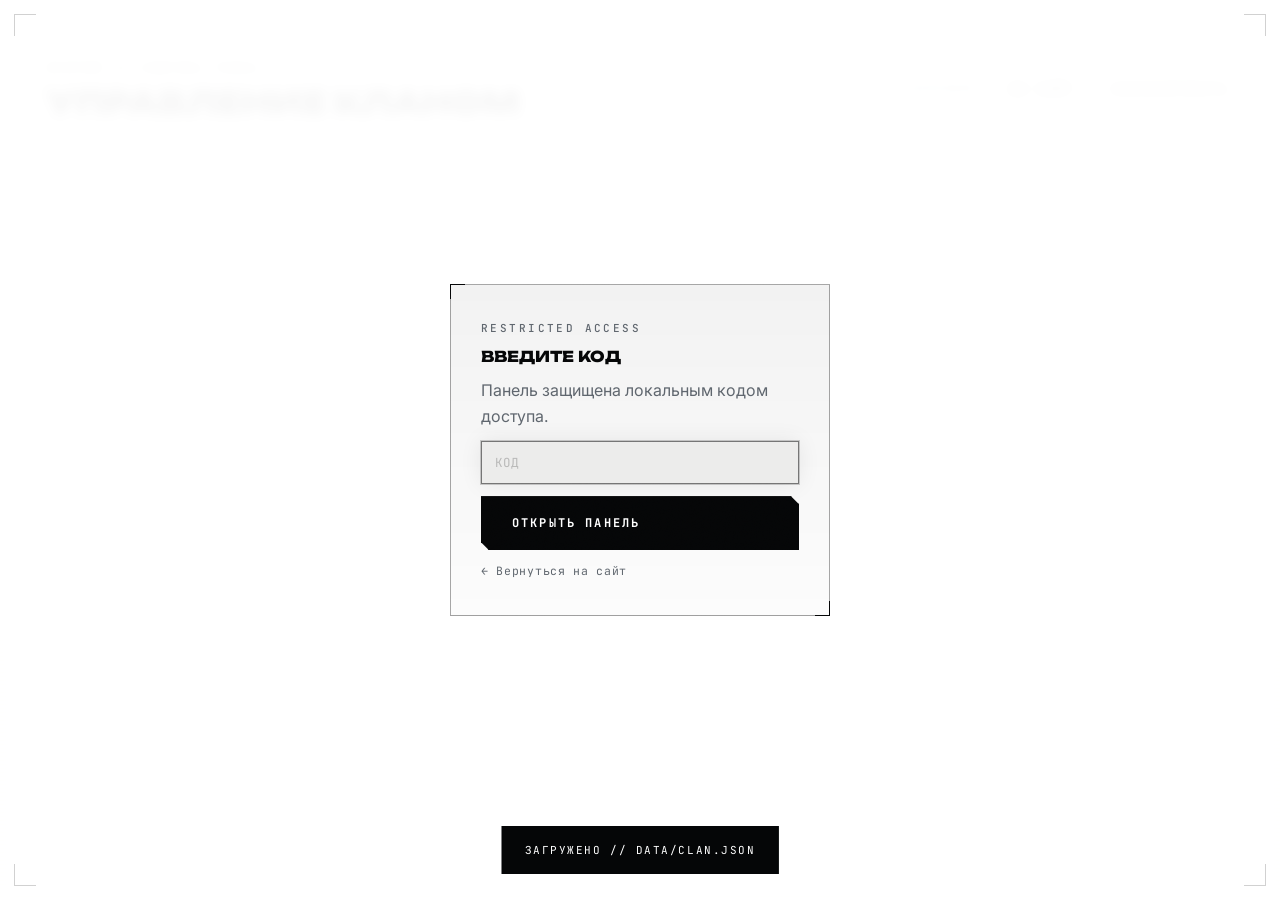
<file: clan-site/admin.html>
<!DOCTYPE html>
<html lang="ru">
<head>
<meta charset="UTF-8">
<meta name="viewport" content="width=device-width, initial-scale=1.0">
<title>CONTROL // Панель управления</title>
<meta name="robots" content="noindex">
<meta name="theme-color" content="#050607">
<link rel="icon" href="assets/img/favicon.svg" type="image/svg+xml">
<link href="https://fonts.googleapis.com/css2?family=Unbounded:wght@700;800;900&family=JetBrains+Mono:wght@400;500;700&family=Inter:wght@300;400;500&display=swap" rel="stylesheet">
<link rel="stylesheet" href="assets/css/style.css">
<link rel="stylesheet" href="assets/css/admin.css">
</head>
<body class="admin-body">

<div class="backdrop" aria-hidden="true"></div>
<div class="hud-frame" aria-hidden="true"><span></span><span></span><span></span><span></span></div>

<div class="admin-wrap">

  <header class="admin-head">
    <div class="admin-head__title">
      <span class="meta">SYSTEM // CONTROL PANEL</span>
      <h1>Управление кланом</h1>
    </div>
    <div class="admin-head__actions">
      <span class="saved" id="savedFlag">СОХРАНЕНО</span>
      <a class="btn btn--sm btn--ghost" href="index.html"><span>На сайт</span></a>
      <button class="btn btn--sm btn--link" id="lockBtn" type="button">Заблокировать</button>
    </div>
  </header>

  <div class="gate" id="gate" hidden>
    <form class="gate__box" id="gateForm">
      <span class="meta">RESTRICTED ACCESS</span>
      <h2>Введите код</h2>
      <p class="muted">Панель защищена локальным кодом доступа.</p>
      <input class="field__input" type="password" id="gateInput" placeholder="КОД" autocomplete="current-password">
      <button class="btn" type="submit"><span>Открыть панель</span></button>
      <p class="gate__error" id="gateError" hidden>НЕВЕРНЫЙ КОД</p>
      <p class="muted small"><a href="index.html">← Вернуться на сайт</a></p>
    </form>
  </div>

  <nav class="tabs" id="tabs" hidden>
    <button class="tab is-active" data-tab="members">Участники</button>
    <button class="tab" data-tab="settings">Настройки</button>
<button class="tab" data-tab="ranks">Ранги</button>
    <button class="tab" data-tab="posts">Публикации</button>
    <button class="tab" data-tab="players">Игроки</button>
    <button class="tab" data-tab="codes">Коды</button>
    <button class="tab" data-tab="data">Данные</button>
  </nav>

  <main id="panels" hidden>

    <!-- MEMBERS -->
    <section class="panel is-active" data-panel="members">
      <div class="grid-2">
        <form class="card" id="memberForm">
          <h2 id="memberFormTitle">Добавить участника</h2>
          <input type="hidden" id="mId">
          <div class="field">
            <label for="mNick">Ник в Minecraft *</label>
            <input class="field__input" id="mNick" required placeholder="Steve" maxlength="32">
          </div>
          <div class="field">
            <label for="mReal">Настоящее имя (необязательно)</label>
            <input class="field__input" id="mReal" placeholder="Иван" maxlength="64">
          </div>
          <div class="field-row">
            <div class="field">
              <label for="mRank">Ранг</label>
              <select class="field__input" id="mRank"></select>
            </div>
            <div class="field">
              <label for="mStatus">Статус</label>
              <select class="field__input" id="mStatus">
                <option value="game">В игре</option>
                <option value="splash">Отдыхает</option>
                <option value="offline">Вне игры</option>
              </select>
            </div>
          </div>
          <div class="field">
            <label for="mJoined">Дата вступления</label>
            <input class="field__input" id="mJoined" type="date">
          </div>
          <div class="field">
            <label for="mNote">Заметка (видна в карточке)</label>
            <input class="field__input" id="mNote" placeholder="Строитель баз" maxlength="120">
          </div>
          <div class="form-actions">
            <button class="btn btn--sm" type="submit" id="mSubmit"><span>Добавить</span></button>
            <button class="btn btn--sm btn--ghost" type="button" id="mCancel" hidden><span>Отмена</span></button>
          </div>
        </form>

        <div class="card">
          <h2>Участники <span class="counter" id="membersCount">0</span></h2>
          <input class="field__input" id="mFilter" placeholder="ФИЛЬТР ПО НИКУ ИЛИ РАНГУ...">
          <ul class="list" id="membersList"></ul>
          <p class="empty" id="mEmpty" hidden>СПИСОК ПУСТ</p>
        </div>
      </div>

      <div class="card">
        <h2>Массовое добавление</h2>
        <p class="muted small">Строка = <code>Ник | ранг | дата (ГГГГ-ММ-ДД) | заметка</code></p>
        <textarea class="field__input" id="bulkInput" rows="6" placeholder="Steve | member | 2024-01-15&#10;Alex | builder | 2024-03-02&#10;Herobrine | Новичок |"></textarea>
        <div class="form-actions">
          <button class="btn btn--sm" type="button" id="bulkAdd"><span>Добавить всех</span></button>
        </div>
      </div>
    </div>
    </section>

    <!-- SETTINGS -->
    <section class="panel" data-panel="settings">
      <form class="card" id="settingsForm">
        <h2>Основное</h2>
        <div class="field-row">
          <div class="field"><label for="cClanName">Название клана</label><input class="field__input" id="cClanName"></div>
          <div class="field"><label for="cTag">Тег</label><input class="field__input" id="cTag" placeholder="NR"></div>
        </div>
        <div class="field"><label for="cMotto">Девиз</label><input class="field__input" id="cMotto"></div>
        <div class="field"><label for="cDescription">Описание</label><textarea class="field__input" id="cDescription" rows="3"></textarea></div>
        <div class="field"><label for="cFounded">Год основания</label><input class="field__input" id="cFounded" inputmode="numeric"></div>

        <h2>Hero-блок</h2>
        <div class="field-row">
          <div class="field"><label for="cHeroTitleTop">Заголовок (верх)</label><input class="field__input" id="cHeroTitleTop"></div>
          <div class="field"><label for="cHeroTitleBottom">Заголовок (низ)</label><input class="field__input" id="cHeroTitleBottom"></div>
        </div>
        <div class="field">
          <label for="cHeroImage">Изображение лидера (ссылка на файл или картинку)</label>
          <input class="field__input" id="cHeroImage" placeholder="assets/img/hero.svg">
          <p class="muted small">Картинка автоматически переводится в ч/б и растворяется в фоне. Формат: 3:4, портрет по центру или справа.</p>
        </div>
        <div class="field-row">
          <div class="field"><label for="cHeroCaption">Техническая подпись</label><input class="field__input" id="cHeroCaption"></div>
          <div class="field"><label for="cHeroSubtitle">Подзаголовок</label><input class="field__input" id="cHeroSubtitle"></div>
        </div>

        <h2>Набор</h2>
        <div class="field">
          <label for="cRecruitment">Статус набора</label>
          <select class="field__input" id="cRecruitment">
            <option value="open">Открыт</option>
            <option value="request">Открыт по заявке</option>
            <option value="closed">Закрыт</option>
          </select>
        </div>
        <div class="field"><label for="cRecruitmentText">Текст о наборе</label><input class="field__input" id="cRecruitmentText"></div>

        <h2>Ссылки</h2>
        <p class="field__note">Ссылка на Discord. Клан держит связь только через него — заявки и общение там.</p>
        <div class="field"><label for="cDiscord">Ссылка-приглашение Discord</label><input class="field__input" id="cDiscord" type="url" placeholder="https://discord.gg/..."></div>
        <div class="field"><label for="cDonate">Донат</label><input class="field__input" id="cDonate" type="url"></div>

        <h2>Статистика</h2>
        <div class="field-row">
          <div class="field"><label for="cSeasons">Сезонов</label><input class="field__input" id="cSeasons" inputmode="numeric"></div>
          <div class="field"><label for="cProjects">Проектов</label><input class="field__input" id="cProjects" inputmode="numeric"></div>
        </div>
        <div class="field-row">
          <div class="field"><label for="cGoals">Общих целей</label><input class="field__input" id="cGoals" inputmode="numeric"></div>
          <div class="field"><label for="cBases">Количество баз</label><input class="field__input" id="cBases" inputmode="numeric"></div>
        </div>


        <h2>Навыки</h2>
        <div class="field">
          <label for="cSkills">Список навыков</label>
          <textarea class="field__input" id="cSkills" rows="6" placeholder="Название | описание"></textarea>
          <p class="muted small">По одному навыку в строке, формат: <b>Название | описание</b>. Названия выводятся в блок «Навыки» на главной.</p>
        </div>

        <h2>Блоки сайта</h2>
        <div class="checks">
          <label class="check"><input type="checkbox" id="cShowStats"> Статистика</label>
          <label class="check"><input type="checkbox" id="cShowAccess"> Блок «Связь // Discord»</label>
          <label class="check"><input type="checkbox" id="cShowSkills"> Навыки</label>
          <label class="check"><input type="checkbox" id="cShowRecruitment"> Блок «Вступить»</label>
        </div>

        <div class="form-actions">
          <button class="btn btn--sm" type="submit"><span>Сохранить настройки</span></button>
        </div>
      </form>
    </section>

    <!-- RANKS -->
    <section class="panel" data-panel="ranks">
      <form class="card" id="rankForm">
        <h2>Добавить ранг</h2>
        <input type="hidden" id="rId">
        <div class="field-row three">
          <div class="field"><label for="rName">Название</label><input class="field__input" id="rName" required placeholder="Архитектор"></div>
          <div class="field"><label for="rColor">Цвет</label><input class="field__input" id="rColor" type="color" value="#454b52"></div>
          <div class="field"><label for="rOrder">Вес (порядок)</label><input class="field__input" id="rOrder" type="number" value="10" min="1" max="99"></div>
        </div>
        <div class="form-actions">
          <button class="btn btn--sm" type="submit" id="rSubmit"><span>Добавить</span></button>
          <button class="btn btn--sm btn--ghost" type="button" id="rCancel" hidden><span>Отмена</span></button>
        </div>
      </form>
      <div class="card">
        <h2>Ранги <span class="counter" id="ranksCount">0</span></h2>
        <ul class="list" id="ranksList"></ul>
      </div>
    </section>

    <!-- POSTS -->
    <section class="panel" data-panel="posts">
      <div class="card">
        <h2>Канал публикаций <span class="muted small" id="postsStat">0</span></h2>
        <p class="muted small">Скрин работы и описание от игроков. Нажмите «Засчитать» — игрок получит <code>+1 звезду</code> и поднимется в рейтинге города. Учтите: пока нет бэкенда, заявки и аккаунты видны только в этом браузере.</p>
        <div id="postsList" class="posts-admin"></div>
        <p class="muted small" id="postsEmpty" hidden>Заявок пока нет.</p>
      </div>

      <div class="card">
        <h2>Игроки и звёзды</h2>
        <p class="muted small">Ранги в городе считаются автоматически по звёздам.</p>
        <div id="usersList" class="posts-admin"></div>
        <p class="muted small" id="usersEmpty" hidden>Аккаунтов пока нет.</p>
      </div>
    </section>

    <!-- PLAYERS -->
    <section class="panel" data-panel="players">
      <div class="card">
        <h2>Аккаунты игроков <span class="counter" id="playersCount">0</span></h2>
        <p class="muted small" id="playersStat">ВСЕГО: 0 // В БАНЕ: 0</p>
        <p class="muted small">Здесь глава управляет аккаунтами игроков: роль, звёзды, ник, пароль, бан, удаление. Пока нет бэкенда, панель видит только аккаунты, зарегистрированные <b>в этом браузере</b> — у игрока на своём устройстве они свои.</p>
        <div class="field-row three">
          <div class="field">
            <label for="pFilter">Поиск</label>
            <input class="field__input" id="pFilter" placeholder="НИК ИЛИ РОЛЬ...">
          </div>
          <div class="field">
            <label for="pRole">Только роль</label>
            <select class="field__input" id="pRole"><option value="">Любая роль</option></select>
          </div>
          <div class="field">
            <label for="pSort">Сортировка</label>
            <select class="field__input" id="pSort">
              <option value="stars">По звёздам</option>
              <option value="joined">По дате входа</option>
              <option value="nick">По нику</option>
              <option value="seen">По активности</option>
            </select>
          </div>
        </div>
        <div id="playersList" class="players"></div>
        <p class="muted small" id="playersEmpty" hidden>Аккаунтов пока нет. Игроки появятся здесь после регистрации по коду.</p>
      </div>

      <div class="card">
        <h2>Массовые действия</h2>
        <p class="muted small">Действие применяется ко всем аккаунтам сразу. Будьте внимательны — отменить массовое действие нельзя.</p>
        <div class="field-row three">
          <div class="field">
            <label for="bulkRole">Выдать роль</label>
            <select class="field__input" id="bulkRole"></select>
          </div>
          <div class="field">
            <label for="bulkStars">Звёзд</label>
            <input class="field__input" id="bulkStars" type="number" step="1" value="0">
          </div>
          <div class="field">
            <label>&nbsp;</label>
            <button class="btn btn--sm" type="button" id="bulkApply"><span>Применить</span></button>
          </div>
        </div>
        <p class="muted small" id="bulkLog"></p>
      </div>
    </section>

    <!-- CODES -->
    <section class="panel" data-panel="codes">
      <div class="card">
        <h2>Коды приглашения <span class="counter" id="codesStat">0</span></h2>
        <p class="muted small">Аккаунт создаётся <b>только по коду</b>. Лимитов на количество и частоту нет: сколько кодов выдал глава, столько игроков и смогут зайти. Создай пачку, отправь коды игрокам в личку — один код = один аккаунт. Можно выдать код конкретному нику: тогда только этот ник сможет его использовать.</p>        <div class="quick-codes">
          <span class="muted small">Быстро:</span>
          <button class="btn btn--sm btn--ghost" type="button" data-quick="1"><span>1 код</span></button>
          <button class="btn btn--sm btn--ghost" type="button" data-quick="5"><span>5 кодов</span></button>
          <button class="btn btn--sm btn--ghost" type="button" data-quick="10"><span>10 кодов</span></button>
          <button class="btn btn--sm" type="button" data-quick="30"><span>30 кодов</span></button>
          <button class="btn btn--sm btn--ghost" type="button" data-quick="50"><span>50 кодов</span></button>
        </div>
        <form id="codeForm">
          <div class="field-row">
            <div class="field">
              <label for="cCount">Сколько кодов</label>
              <input class="field__input" id="cCount" type="number" min="1" max="50" value="5">
            </div>
            <div class="field">
              <label for="cNick">Выдать нику (необязательно)</label>
              <input class="field__input" id="cNick" placeholder="Steve" maxlength="16">
            </div>
            <div class="field">
              <label for="cNote">Заметка (необязательно)</label>
              <input class="field__input" id="cNote" placeholder="напарник, гильдия" maxlength="60">
            </div>
          </div>
          <div class="form-actions">
            <button class="btn btn--sm" type="submit"><span>Создать коды</span></button>
            <button class="btn btn--sm btn--ghost" type="button" id="codesCopyAll"><span>Скопировать свободные</span></button>
            <button class="btn btn--sm btn--ghost" type="button" id="codesExport"><span>Скачать clan.json с кодами</span></button>
            <button class="btn btn--sm btn--ghost" type="button" id="codesCheck"><span>Проверить файл на сайте</span></button>
          </div>
        </form>
        <p class="muted small" id="codesCheckOut">Нажми «Проверить файл на сайте», чтобы увидеть, сколько кодов реально лежит на хостинге.</p>
        <ul class="list" id="codesList"></ul>
        <p class="muted small" id="codesEmpty" hidden>Кодов пока нет. Создай первый.</p>
        <p class="muted small"><b>Важно:</b> коды лежат в браузере главы. Чтобы игроки увидели их на своём устройстве, нажми «Скачать clan.json с кодами» и залей этот файл на хостинг как <code>data/clan.json</code> (вкладка «Данные», шаги 3–5 в README). Без этого игрок введёт верный код, а сайт ответит «код не найден».</p>
      </div>

      <div class="card">
        <h2>Блокировки</h2>
        <p class="muted small">Заблокированные ники не смогут ни войти, ни создать аккаунт.</p>
        <ul class="list" id="bansList"></ul>
        <p class="muted small" id="bansEmpty" hidden>Заблокированных нет.</p>
      </div>
    </section>

    <!-- DATA -->
    <section class="panel" data-panel="data">
      <div class="grid-2">
        <div class="card">
          <h2>Экспорт</h2>
          <p class="muted small">Скачайте <code>data/clan.json</code> и замените им файл в папке <code>data</code> на GitHub — тогда изменения увидят все посетители.</p>
          <div class="form-actions">
            <button class="btn btn--sm" type="button" id="exportFile"><span>Скачать clan.json</span></button>
            <button class="btn btn--sm btn--ghost" type="button" id="copyJson"><span>Скопировать JSON</span></button>
          </div>
          <textarea class="field__input mono" id="jsonView" rows="10" readonly></textarea>
        </div>

        <div class="card">
          <h2>Импорт</h2>
          <p class="muted small">Вставьте JSON с бэкапом или загрузите файл.</p>
          <input class="field__input" type="file" id="importFile" accept="application/json,.json">
          <textarea class="field__input mono" id="importInput" rows="8" placeholder='{ "config": {...}, "members": [...], "videos": [...] }'></textarea>
          <div class="form-actions">
            <button class="btn btn--sm" type="button" id="importBtn"><span>Импортировать</span></button>
            <button class="btn btn--sm btn--danger" type="button" id="resetBtn"><span>Сбросить всё</span></button>
          </div>
        </div>
      </div>

      <div class="card">
        <h2>Код доступа</h2>
        <p class="muted small">Блокирует панель от случайных посетителей. Настоящей защиты данные не даёт: сайт статический, всё содержимое видно в <code>data/clan.json</code>.</p>
        <div class="field-row">
          <div class="field">
            <label for="pinInput">Новый код</label>
            <input class="field__input" id="pinInput" placeholder="Новый код доступа">
          </div>
          <div class="field">
            <label>&nbsp;</label>
            <button class="btn btn--sm" type="button" id="pinSave"><span>Сохранить код</span></button>
          </div>
        </div>
        <p class="muted small">Текущий код: <b id="pinState">—</b> <span id="pinIsDefault"></span></p>
      </div>
    </section>

  </main>
</div>

<script src="assets/js/config.js"></script>
<script src="assets/js/store.js"></script>
<script src="assets/js/minty.js"></script>
<script src="assets/js/admin.js"></script>
</body>
</html>
</file>
<file: clan-site/assets/css/style.css>
:root {
  --bg: #ffffff;
  --bg-2: #f6f6f4;
  --bg-3: #ececeb;
  --panel: rgba(0, 0, 0, .035);
  --panel-2: rgba(0, 0, 0, .07);
  --line: rgba(0, 0, 0, .16);
  --line-2: rgba(0, 0, 0, .34);
  --txt: #050607;
  --txt-2: #454b52;
  --txt-3: #5f666e;
  --disp: "Unbounded", "Arial Black", Impact, sans-serif;
  --mono: "JetBrains Mono", ui-monospace, Consolas, "Courier New", monospace;
  --pixel: "Press Start 2P", "JetBrains Mono", ui-monospace, monospace;
  --body: "Inter", "Segoe UI", system-ui, sans-serif;
  --cut: 14px;
  --cut-sm: 8px;
  --pad: clamp(18px, 4vw, 40px);
  --maxw: 1280px;
  --ease: cubic-bezier(.2, .7, .2, 1);
  --noise: url("data:image/svg+xml,%3Csvg xmlns='http://www.w3.org/2000/svg' width='180' height='180'%3E%3Cfilter id='n'%3E%3CfeTurbulence type='fractalNoise' baseFrequency='0.9' numOctaves='3' stitchTiles='stitch'/%3E%3C/filter%3E%3Crect width='180' height='180' filter='url(%23n)'/%3E%3C/svg%3E");
  --cut-path: polygon(0 0, calc(100% - var(--cut)) 0, 100% var(--cut), 100% 100%, var(--cut) 100%, 0 calc(100% - var(--cut)));
  --cut-sm-path: polygon(0 0, calc(100% - var(--cut-sm)) 0, 100% var(--cut-sm), 100% 100%, var(--cut-sm) 100%, 0 calc(100% - var(--cut-sm)));
  --topbar: 32px;
  --navh: 66px;
  --anchor: calc(var(--topbar) + var(--navh) + 14px);
}

* { box-sizing: border-box; }

html { scroll-behavior: smooth; scroll-padding-top: var(--anchor); }

[id] { scroll-margin-top: var(--anchor); }

body {
  margin: 0;
  background: var(--bg);
  color: var(--txt);
  font-family: var(--body);
  font-size: 16px;
  line-height: 1.65;
  overflow-x: hidden;
  -webkit-font-smoothing: antialiased;
}

body::after {
  content: "";
  position: fixed;
  inset: 0;
  z-index: 900;
  pointer-events: none;
  background-image: var(--noise);
  opacity: .035;
  mix-blend-mode: overlay;
}

img { max-width: 100%; display: block; }
a { color: inherit; text-decoration: none; }
h1, h2, h3, h4 { margin: 0 0 .5em; line-height: 1.05; font-weight: 800; }
p { margin: 0 0 1em; }
ul, ol { margin: 0; padding: 0; list-style: none; }
::selection { background: #050607; color: #ffffff; }
::-webkit-scrollbar { width: 10px; }
::-webkit-scrollbar-track { background: #ffffff; }
::-webkit-scrollbar-thumb { background: #c9ced4; border: 2px solid #ffffff; }
::-webkit-scrollbar-thumb:hover { background: #aab2b9; }

.container { width: 100%; max-width: var(--maxw); margin: 0 auto; padding: 0 var(--pad); }
[hidden], .hidden { display: none !important; }
.sr { position: absolute; width: 1px; height: 1px; overflow: hidden; clip: rect(0 0 0 0); white-space: nowrap; }

/* ===== TYPOGRAPHY ===== */
.display {
  font-family: var(--disp);
  font-weight: 900;
  text-transform: uppercase;
  letter-spacing: -.01em;
  line-height: .92;
}
.meta {
  font-family: var(--mono);
  font-size: 11px;
  letter-spacing: .22em;
  text-transform: uppercase;
  color: var(--txt-3);
  font-weight: 500;
}
.meta--dim { color: #8a929a; }
.lead { color: var(--txt-2); font-size: 17px; max-width: 720px; }

/* ===== BUTTONS ===== */
.btn {
  --bg-btn: #050607;
  position: relative;
  display: inline-flex;
  align-items: center;
  gap: 14px;
  padding: 18px 30px;
  font-family: var(--mono);
  font-size: 12px;
  font-weight: 700;
  letter-spacing: .18em;
  text-transform: uppercase;
  color: #ffffff;
  background: var(--bg-btn);
  border: 1px solid var(--bg-btn);
  clip-path: var(--cut-sm-path);
  cursor: pointer;
  transition: color .25s var(--ease), background .25s var(--ease), box-shadow .3s var(--ease), transform .12s var(--ease);
}
.btn::before {
  content: "";
  position: absolute;
  inset: 0;
  background: linear-gradient(120deg, transparent 20%, rgba(0, 0, 0, .18) 50%, transparent 80%);
  transform: translateX(-120%);
  transition: transform .55s var(--ease);
}
.btn > * { position: relative; z-index: 1; }
.btn:hover { box-shadow: 0 0 0 1px rgba(0, 0, 0, .5), 0 0 34px rgba(0, 0, 0, .18); }
.btn:hover::before { transform: translateX(120%); }
.btn:active { transform: translateY(1px); }
.btn--ghost {
  background: transparent;
  color: var(--txt);
  border-color: var(--line-2);
}
.btn--ghost:hover { background: rgba(0, 0, 0, .06); color: #050607; border-color: #050607; }
.btn--sm { padding: 12px 20px; font-size: 11px; }
.btn--xs { padding: 9px 14px; font-size: 10px; }
.btn--danger { background: #1b1e22; color: #ffb3ab; border-color: rgba(255, 179, 171, .45); }
.btn--danger:hover { background: #ff5f56; color: #1b1e22; box-shadow: 0 0 24px rgba(255, 95, 86, .3); }
.btn--link { background: transparent; border-color: transparent; color: var(--txt-2); padding: 8px 4px; clip-path: none; }
.btn--link:hover { color: #050607; box-shadow: none; background: transparent; }
.btn--link::before { display: none; }
.btn[disabled] { opacity: .4; pointer-events: none; }

/* ===== NOISE / SCANLINES BACKDROP ===== */
.backdrop {
  position: fixed;
  inset: 0;
  z-index: -2;
  background:
    radial-gradient(120% 80% at 50% 0%, #ffffff 0%, #f4f4f2 55%, #e8e8e5 100%);
}
.backdrop::before {
  content: "";
  position: absolute;
  inset: 0;
  background-image:
    linear-gradient(rgba(0, 0, 0, .022) 1px, transparent 1px),
    linear-gradient(90deg, rgba(0, 0, 0, .022) 1px, transparent 1px),
    linear-gradient(rgba(0, 0, 0, .016) 1px, transparent 1px),
    linear-gradient(90deg, rgba(0, 0, 0, .016) 1px, transparent 1px);
  background-size: 68px 68px, 68px 68px, 17px 17px, 17px 17px;
  mask-image: radial-gradient(ellipse 90% 70% at 50% 20%, #000 20%, transparent 85%);
  -webkit-mask-image: radial-gradient(ellipse 90% 70% at 50% 20%, #000 20%, transparent 85%);
}
.backdrop::after {
  content: "";
  position: absolute;
  inset: 0;
  background: repeating-linear-gradient(180deg, rgba(0, 0, 0, .028) 0 1px, transparent 1px 4px);
  opacity: .5;
}

/* ===== HUD FRAME ===== */
.hud-frame { position: fixed; inset: 0; z-index: 60; pointer-events: none; }
.hud-frame span {
  position: absolute;
  width: 22px; height: 22px;
  border: 1px solid rgba(0, 0, 0, .18);
}
.hud-frame span:nth-child(1) { top: 14px; left: 14px; border-right: 0; border-bottom: 0; }
.hud-frame span:nth-child(2) { top: 14px; right: 14px; border-left: 0; border-bottom: 0; }
.hud-frame span:nth-child(3) { bottom: 14px; left: 14px; border-right: 0; border-top: 0; }
.hud-frame span:nth-child(4) { bottom: 14px; right: 14px; border-left: 0; border-top: 0; }
.hud-rail {
  position: fixed;
  left: 16px; top: 50%;
  transform: translateY(-50%);
  z-index: 55;
  writing-mode: vertical-rl;
  font-family: var(--pixel);
  font-weight: 400;
  font-size: 8px;
  letter-spacing: .1em;
  color: rgba(0, 0, 0, .58);
  pointer-events: none;
  text-transform: uppercase;
}
.hud-rail--right { left: auto; right: 16px; }
@media (max-width: 1100px) { .hud-rail { display: none; } }

/* ===== TOP STATUS BAR ===== */
.statusbar {
  position: fixed;
  top: 0; left: 0; right: 0;
  height: var(--topbar);
  z-index: 70;
  display: flex;
  align-items: center;
  gap: 26px;
  padding: 0 var(--pad);
  font-family: var(--mono);
  font-size: 10px;
  letter-spacing: .2em;
  color: #4a5158;
  text-transform: uppercase;
  border-bottom: 1px solid var(--line);
  background: rgba(255, 255, 255, .82);
  backdrop-filter: blur(8px);
}
.statusbar b { color: rgba(0, 0, 0, .6); font-weight: 500; }
.statusbar .dot { width: 5px; height: 5px; background: #050607; display: inline-block; margin-right: 8px; animation: blink 2.4s infinite; }
.statusbar .right { margin-left: auto; display: flex; gap: 26px; }
@keyframes blink { 0%, 60% { opacity: 1 } 61%, 100% { opacity: .15 } }
@media (max-width: 860px) { .statusbar .hide-sm { display: none; } }

/* ===== NAV ===== */
.nav {
  position: fixed;
  top: var(--topbar); left: 0; right: 0;
  z-index: 80;
  border-bottom: 1px solid var(--line);
  background: rgba(255, 255, 255, .74);
  backdrop-filter: blur(14px);
  transition: background .3s, border-color .3s;
}
.nav.is-stuck { background: rgba(255, 255, 255, .95); border-bottom-color: var(--line-2); }
.nav__inner {
  display: flex;
  align-items: center;
  gap: 24px;
  min-height: var(--navh);
}
.brand { display: flex; align-items: center; gap: 13px; }
.brand__mark {
  width: 30px; height: 30px;
  position: relative;
  border: 1px solid var(--line-2);
  clip-path: polygon(0 0, 100% 0, 100% 72%, 72% 100%, 0 100%);
  background: linear-gradient(150deg, #e6e9ec 0%, #b6bcc2 100%);
  box-shadow: 0 0 20px rgba(0, 0, 0, .12);
}
.brand__mark::after {
  content: "";
  position: absolute;
  inset: 7px;
  background: #050607;
  clip-path: polygon(0 0, 100% 0, 100% 60%, 60% 100%, 0 100%);
}
.brand__text b { display: block; font-family: var(--disp); font-size: 12px; font-weight: 800; letter-spacing: .04em; }
.brand__text span { display: block; font-family: var(--pixel); font-weight: 400; font-size: 7px; letter-spacing: 0; color: var(--txt-3); }
.nav__links { display: flex; gap: 2px; margin-left: auto; min-width: 0; }
.nav__links a {
  position: relative;
  flex: 0 0 auto;
  white-space: nowrap;
  padding: 10px 12px;
  font-family: var(--mono);
  font-size: 11px;
  letter-spacing: .12em;
  text-transform: uppercase;
  color: var(--txt-2);
  transition: color .25s, text-shadow .25s;
}
.nav__links a::after {
  content: "";
  position: absolute;
  left: 12px; right: 12px; bottom: 4px;
  height: 1px;
  background: #050607;
  transform: scaleX(0);
  transform-origin: left;
  transition: transform .3s var(--ease);
}
.nav__links a:hover { color: #050607; text-shadow: 0 0 16px rgba(0, 0, 0, .45); }
.nav__links a:hover::after { transform: scaleX(1); }
.nav__cta {
  flex: 0 0 auto;
  margin-left: 10px;
  padding: 12px 18px;
  font-size: 10.5px;
  letter-spacing: .1em;
  gap: 0;
  white-space: nowrap;
}
.nav__menu { display: none; }
.burger { display: none; }

/* ===== HERO ===== */
.hero {
  position: relative;
  min-height: 100vh;
  display: flex;
  align-items: flex-end;
  padding: 150px 0 60px;
  overflow: hidden;
  isolation: isolate;
}
.hero__bg {
  position: absolute;
  inset: 0;
  z-index: -1;
  overflow: hidden;
}
.hero__layer {
  position: absolute;
  inset: 0;
  will-change: transform;
}
.hero__img {
  position: absolute;
  top: 6%;
  right: 1.5%;
  left: auto;
  width: auto;
  height: 78%;
  max-width: 40%;
  object-fit: contain;
  object-position: 50% 50%;
  transform-origin: 50% 50%;
  image-rendering: auto;
  filter: saturate(1.05) contrast(1.02);
  animation: slowzoom 26s var(--ease) infinite alternate;
  will-change: transform;
}
@keyframes slowzoom {
  from { transform: scale(1.01) translate3d(0, 0, 0); }
  to { transform: scale(1.05) translate3d(0, 0, 0); }
}
.hero__bg::after {
  content: "";
  position: absolute;
  inset: 0;
  background:
    linear-gradient(90deg, #ffffff 4%, rgba(255, 255, 255, .9) 24%, rgba(255, 255, 255, .05) 46%, rgba(255, 255, 255, .34) 100%),
    linear-gradient(180deg, rgba(255, 255, 255, .92) 0%, transparent 24%, transparent 62%, rgba(255, 255, 255, .96) 99%),
    radial-gradient(58% 52% at 74% 42%, rgba(0, 0, 0, .07), transparent 70%);
}
.hero__grid {
  position: absolute;
  inset: 0;
  z-index: -1;
  background-image:
    linear-gradient(rgba(0, 0, 0, .03) 1px, transparent 1px),
    linear-gradient(90deg, rgba(0, 0, 0, .03) 1px, transparent 1px);
  background-size: 90px 90px;
  mask-image: linear-gradient(90deg, transparent, #000 60%);
  -webkit-mask-image: linear-gradient(90deg, transparent, #000 60%);
}
.hero__lines { position: absolute; inset: 0; z-index: 0; pointer-events: none; }
.hero__lines i {
  position: absolute;
  background: rgba(0, 0, 0, .1);
}
.hero__lines i:nth-child(1) { left: 6%; top: 18%; width: 1px; height: 46%; }
.hero__lines i:nth-child(2) { left: 6%; top: 34%; width: 120px; height: 1px; }
.hero__lines i:nth-child(3) { right: 10%; top: 24%; width: 1px; height: 52%; }
.hero__lines i:nth-child(4) { right: 10%; top: 52%; width: 200px; height: 1px; }
.hero__lines i:nth-child(5) { left: 46%; top: 12%; width: 1px; height: 30%; }
.hero__reticle {
  position: absolute;
  right: 14%; top: 24%;
  width: 190px; height: 190px;
  border: 1px solid rgba(0, 0, 0, .14);
  border-radius: 50%;
  z-index: 0;
  pointer-events: none;
  animation: spin 44s linear infinite;
}
.hero__reticle::before, .hero__reticle::after {
  content: "";
  position: absolute;
  background: rgba(0, 0, 0, .18);
}
.hero__reticle::before { left: 50%; top: -14px; bottom: -14px; width: 1px; }
.hero__reticle::after { top: 50%; left: -14px; right: -14px; height: 1px; }
@keyframes spin { to { transform: rotate(360deg); } }

.hero__inner { position: relative; z-index: 2; max-width: 900px; }
.hero__tag {
  display: inline-flex;
  align-items: center;
  gap: 12px;
  font-family: var(--mono);
  font-size: 11px;
  letter-spacing: .3em;
  text-transform: uppercase;
  color: var(--txt-2);
  border: 1px solid var(--line);
  padding: 8px 14px;
  background: rgba(255, 255, 255, .45);
  margin-bottom: 26px;
  clip-path: var(--cut-sm-path);
}
.hero__title {
  font-size: clamp(2.1rem, 8.4vw, 6.4rem);
  margin: 0 0 22px;
  text-shadow: 0 0 60px rgba(0, 0, 0, .12);
}
.hero__title span { display: block; }
.hero__title span:last-child { color: transparent; -webkit-text-stroke: 1.4px rgba(0, 0, 0, .55); }
.hero__sub { color: var(--txt-2); font-size: clamp(15px, 1.6vw, 18px); max-width: 620px; margin-bottom: 34px; }
.hero__actions { display: flex; gap: 14px; flex-wrap: wrap; }
.hero__coords {
  position: absolute;
  right: 0; bottom: 0;
  text-align: right;
  font-family: var(--mono);
  font-size: 10px;
  letter-spacing: .18em;
  color: var(--txt-3);
  line-height: 2;
}
.hero__scroll {
  position: absolute;
  left: var(--pad);
  bottom: 26px;
  display: flex;
  align-items: center;
  gap: 12px;
  font-family: var(--mono);
  font-size: 10px;
  letter-spacing: .3em;
  color: var(--txt-3);
  text-transform: uppercase;
}
.hero__scroll i { display: block; width: 54px; height: 1px; background: var(--line-2); position: relative; overflow: hidden; }
.hero__scroll i::after {
  content: "";
  position: absolute;
  inset: 0;
  background: #050607;
  animation: sweep 2.6s var(--ease) infinite;
}
@keyframes sweep { 0% { transform: translateX(-100%) } 60%, 100% { transform: translateX(100%) } }
@media (max-width: 1000px) { .hero__coords, .hero__reticle, .hero__lines i:nth-child(5) { display: none; } }
/* миньен уходит в фон, когда тексту становится тесно */
@media (max-width: 1600px) { .hero__img { height: 70%; opacity: .9; } }
@media (max-width: 1500px) {
  .hero__img { height: 86%; max-width: 46%; right: -4%; opacity: .5; }
  .hero__bg::after {
    background:
      linear-gradient(90deg, #ffffff 6%, rgba(255, 255, 255, .93) 44%, rgba(255, 255, 255, .42) 76%, rgba(255, 255, 255, .6) 100%),
      linear-gradient(180deg, rgba(255, 255, 255, .92) 0%, transparent 24%, transparent 62%, rgba(255, 255, 255, .96) 99%);
  }
}
@media (max-width: 1200px) { .hero__img { max-width: 40%; } }
@media (max-width: 1000px) { .hero__img { max-width: 58%; right: -8%; top: 4%; opacity: .4; } }
@media (max-width: 620px) { .hero__img { max-width: 78%; right: -14%; opacity: .3; } }

/* ===== TICKER ===== */
.ticker {
  position: relative;
  border-top: 1px solid var(--line);
  border-bottom: 1px solid var(--line);
  background: rgba(0, 0, 0, .015);
  overflow: hidden;
  padding: 13px 0;
}
.ticker__track {
  display: flex;
  gap: 60px;
  width: max-content;
  animation: ticker 34s linear infinite;
  font-family: var(--mono);
  font-size: 11px;
  letter-spacing: .3em;
  text-transform: uppercase;
  color: var(--txt-3);
  white-space: nowrap;
}
.ticker__track span { display: inline-flex; align-items: center; gap: 60px; }
.ticker__track span::after { content: "//"; color: #a9b0b7; }
@keyframes ticker { to { transform: translateX(-50%); } }
.ticker:hover .ticker__track { animation-play-state: paused; }

/* ===== ACCESS STRIP ===== */
.strip {
  display: flex;
  align-items: center;
  gap: 34px;
  flex-wrap: wrap;
  border: 1px solid var(--line);
  background: linear-gradient(180deg, rgba(0, 0, 0, .035), rgba(0, 0, 0, .008));
  padding: 20px 24px;
  margin: 30px 0 0;
  position: relative;
}
.strip::before, .strip::after {
  content: "";
  position: absolute;
  width: 8px; height: 8px;
  border: 1px solid var(--line-2);
}
.strip::before { top: -1px; left: -1px; border-right: 0; border-bottom: 0; }
.strip::after { bottom: -1px; right: -1px; border-left: 0; border-top: 0; }
.strip__item { display: flex; flex-direction: column; gap: 4px; }
.strip__item span { font-family: var(--mono); font-size: 9px; letter-spacing: .26em; color: var(--txt-3); text-transform: uppercase; }
.strip__item b { font-family: var(--mono); font-size: 14px; letter-spacing: .06em; color: var(--txt); font-weight: 500; }
.strip__item--main b { color: #050607; }
.strip__spacer { flex: 1; }
.strip__actions { display: flex; gap: 10px; }

/* ===== SECTIONS ===== */
.sect { position: relative; padding: clamp(80px, 11vw, 150px) 0; border-top: 1px solid var(--line); }
.sect--flush { border-top: 0; }
.sect__grid {
  display: grid;
  grid-template-columns: 190px 1fr;
  gap: clamp(24px, 5vw, 70px);
  align-items: start;
}
.sect__aside { position: sticky; top: 120px; }
.sect__num {
  font-family: var(--pixel);
  font-size: clamp(1.5rem, 3vw, 2.2rem);
  font-weight: 400;
  line-height: 1;
  letter-spacing: 0;
  color: transparent;
  -webkit-text-stroke: 1px rgba(0, 0, 0, .32);
  margin-bottom: 14px;
}
.sect__aside .meta { display: block; padding-top: 14px; border-top: 1px solid var(--line); }
.sect__aside .meta + .meta { margin-top: 6px; }
.sect__line { position: relative; padding-left: 22px; }
.sect__line::before {
  content: "";
  position: absolute;
  left: 0; top: 4px; bottom: 4px;
  width: 1px;
  background: linear-gradient(180deg, var(--line-2), transparent);
}
.sect__line::after {
  content: "";
  position: absolute;
  left: -2px; top: 4px;
  width: 5px; height: 5px;
  background: #050607;
  box-shadow: 0 0 12px rgba(0, 0, 0, .7);
}
.sect__title {
  font-size: clamp(1.7rem, 4.6vw, 3.4rem);
  margin: 0 0 18px;
}
.sect__head { display: flex; align-items: flex-end; justify-content: space-between; gap: 24px; flex-wrap: wrap; margin-bottom: 30px; }
@media (max-width: 900px) {
  .sect__grid { grid-template-columns: 1fr; }
  .sect__aside { position: static; display: flex; align-items: center; gap: 18px; }
  .sect__num { margin: 0; }
  .sect__aside .sect__line { flex: 1; }
  .sect__aside .meta { display: none; }
}

/* ===== STATS ===== */
.stats {
  display: grid;
  grid-template-columns: repeat(4, 1fr);
  margin-top: 50px;
  border: 1px solid var(--line);
  background: linear-gradient(180deg, rgba(0, 0, 0, .03), rgba(0, 0, 0, .006));
}
.stat {
  padding: 34px 26px;
  border-left: 1px solid var(--line);
  position: relative;
  transition: background .3s;
}
.stat:first-child { border-left: 0; }
.stat:hover { background: rgba(0, 0, 0, .04); }
.stat b {
  display: block;
  font-family: var(--pixel);
  font-size: clamp(1.3rem, 3.4vw, 2.3rem);
  font-weight: 400;
  line-height: 1.15;
  letter-spacing: 0;
  margin-bottom: 12px;
}
.stat span { font-family: var(--mono); font-size: 10px; letter-spacing: .22em; color: var(--txt-3); text-transform: uppercase; }
.stat i {
  position: absolute;
  top: 14px; right: 16px;
  font-family: var(--mono);
  font-size: 9px;
  letter-spacing: .2em;
  color: #b8bec4;
  font-style: normal;
}
@media (max-width: 860px) {
  .stats { grid-template-columns: 1fr 1fr; }
  .stat:nth-child(3), .stat:nth-child(4) { border-top: 1px solid var(--line); }
  .stat:nth-child(odd) { border-left: 0; }
}

/* ===== ABOUT ===== */
.about { display: grid; grid-template-columns: 1.15fr .85fr; gap: clamp(28px, 5vw, 70px); }
.about__facts { display: flex; flex-direction: column; gap: 0; border: 1px solid var(--line); }
.fact { display: flex; align-items: center; gap: 18px; padding: 20px 22px; border-bottom: 1px solid var(--line); transition: background .3s, padding-left .3s var(--ease); }
.fact:last-child { border-bottom: 0; }
.fact:hover { background: rgba(0, 0, 0, .035); padding-left: 28px; }
.fact__n { font-family: var(--mono); font-size: 10px; color: var(--txt-3); letter-spacing: .2em; }
.fact b { font-family: var(--disp); font-size: 13px; font-weight: 700; text-transform: uppercase; letter-spacing: .04em; }
.fact p { margin: 4px 0 0; color: var(--txt-3); font-size: 13.5px; }
@media (max-width: 1000px) { .about { grid-template-columns: 1fr; } }

/* ===== MEMBERS ===== */
.roster__controls {
  display: flex;
  gap: 12px;
  align-items: center;
  flex-wrap: wrap;
  margin-bottom: 34px;
  padding: 14px 16px;
  border: 1px solid var(--line);
  background: rgba(0, 0, 0, .015);
}
.chips { display: flex; gap: 7px; flex-wrap: wrap; }
.chip {
  font-family: var(--mono);
  font-size: 10px;
  letter-spacing: .16em;
  text-transform: uppercase;
  padding: 9px 14px;
  background: transparent;
  border: 1px solid var(--line);
  color: var(--txt-3);
  cursor: pointer;
  transition: all .22s var(--ease);
}
.chip:hover { color: #050607; border-color: var(--line-2); box-shadow: 0 0 18px rgba(0, 0, 0, .08); }
.chip.is-active { background: #050607; color: #ffffff; border-color: #050607; }
.search {
  margin-left: auto;
  width: 220px;
  padding: 11px 14px;
  background: var(--bg-3);
  border: 1px solid var(--line);
  color: var(--txt);
  font-family: var(--mono);
  font-size: 11px;
  letter-spacing: .1em;
}
.search::placeholder { color: #8a929a; }
.search:focus { outline: none; border-color: var(--line-2); box-shadow: 0 0 0 1px rgba(0, 0, 0, .1); }

.cards { display: grid; grid-template-columns: 1.25fr 1fr; gap: 16px; margin-bottom: 16px; }
.card {
  position: relative;
  border: 1px solid var(--line);
  background: linear-gradient(180deg, rgba(0, 0, 0, .04), rgba(0, 0, 0, .008));
  padding: 26px;
  overflow: hidden;
  transition: border-color .3s, box-shadow .3s, transform .3s var(--ease);
}
.card:hover { border-color: var(--line-2); box-shadow: 0 0 0 1px rgba(0, 0, 0, .04), 0 24px 60px rgba(0, 0, 0, .6); transform: translateY(-2px); }
.card::before {
  content: "";
  position: absolute;
  inset: 0;
  pointer-events: none;
  background: linear-gradient(120deg, rgba(0, 0, 0, .06), transparent 40%);
  opacity: 0;
  transition: opacity .35s;
}
.card:hover::before { opacity: 1; }
.card__corner { position: absolute; width: 14px; height: 14px; border: 1px solid var(--line-2); opacity: .8; }
.card__corner--tr { top: -1px; right: -1px; border-left: 0; border-bottom: 0; }
.card__corner--bl { bottom: -1px; left: -1px; border-right: 0; border-top: 0; }
.card--lead { padding: 34px; }
.card__body { position: relative; z-index: 2; }
.card__ava {
  width: 100%;
  aspect-ratio: 1;
  object-fit: cover;
  background: var(--bg-3);
  border: 1px solid var(--line);
}
.card--lead .card__ava { width: 148px; aspect-ratio: 1; }
.card--deputy .card__ava { width: 96px; aspect-ratio: 1; }
.card__head { display: flex; align-items: flex-end; gap: 20px; margin-bottom: 18px; }
.card--deputy .card__head { display: block; }
.card__name {
  font-family: var(--disp);
  font-size: clamp(1.1rem, 2.2vw, 1.6rem);
  font-weight: 800;
  text-transform: uppercase;
  margin: 0;
  display: flex;
  align-items: center;
  gap: 10px;
  cursor: pointer;
  background: none;
  border: 0;
  color: #050607;
  padding: 0;
  font-family: var(--disp);
  text-align: left;
  transition: text-shadow .25s;
}
.card__name:hover { text-shadow: 0 0 22px rgba(0, 0, 0, .5); }
.card__role { font-family: var(--mono); font-size: 10px; letter-spacing: .24em; text-transform: uppercase; color: var(--txt-3); margin-top: 8px; display: block; }
.card__note { color: var(--txt-2); font-size: 14.5px; margin: 0 0 16px; }
.card__meta { display: flex; gap: 18px; flex-wrap: wrap; padding-top: 16px; border-top: 1px solid var(--line); }
.card__meta span { font-family: var(--mono); font-size: 10px; letter-spacing: .18em; color: var(--txt-3); text-transform: uppercase; }

.dot-status { width: 8px; height: 8px; border-radius: 50%; display: inline-block; flex-shrink: 0; }
.dot-status--game { background: #050607; box-shadow: 0 0 10px rgba(0, 0, 0, .9); }
.dot-status--splash { background: #6a7178; }
.dot-status--offline { background: #2a2e33; }

.roster__list { display: flex; flex-direction: column; border: 1px solid var(--line); }
.roster__row {
  display: grid;
  grid-template-columns: 54px 46px 1fr auto;
  align-items: center;
  gap: 18px;
  padding: 14px 20px;
  border-bottom: 1px solid var(--line);
  transition: background .25s, padding-left .25s var(--ease);
}
.roster__row:last-child { border-bottom: 0; }
.roster__row:hover { background: rgba(0, 0, 0, .035); padding-left: 26px; }
.roster__idx { font-family: var(--pixel); font-weight: 400; font-size: 8px; color: #a9b0b7; letter-spacing: 0; }
.roster__ava {
  width: 46px; height: 46px;
  object-fit: cover;
  image-rendering: pixelated;
  
  background: #ffffff;
  border: 1px solid var(--line);
}
.roster__nick { font-family: var(--disp); font-size: 13px; font-weight: 700; text-transform: uppercase; display: flex; align-items: center; gap: 9px; cursor: pointer; background: none; border: 0; color: var(--txt); padding: 0; text-align: left; font-family: var(--disp); transition: color .2s; }
.roster__nick:hover { color: #050607; text-shadow: 0 0 18px rgba(0, 0, 0, .45); }
.roster__role { font-family: var(--mono); font-size: 10px; letter-spacing: .2em; color: var(--txt-3); text-transform: uppercase; }
.roster__since { font-family: var(--mono); font-size: 10px; letter-spacing: .16em; color: #7f878e; }
@media (max-width: 760px) {
  .cards { grid-template-columns: 1fr; }
  .roster__row { grid-template-columns: 34px 40px 1fr; gap: 12px; padding: 12px 14px; }
  .roster__since { display: none; }
  .roster__ava { width: 40px; height: 40px; }
}

/* ===== RULES ===== */
.rules { display: grid; grid-template-columns: repeat(2, 1fr); gap: 0; border: 1px solid var(--line); }
.rule {
  display: grid;
  grid-template-columns: 64px 1fr;
  gap: 20px;
  padding: 30px 28px;
  border-bottom: 1px solid var(--line);
  border-right: 1px solid var(--line);
  transition: background .3s;
}
.rule:nth-child(2n) { border-right: 0; }
.rule:nth-last-child(-n+2) { border-bottom: 0; }
.rule:hover { background: rgba(0, 0, 0, .03); }
.rule__n { font-family: var(--disp); font-size: 22px; font-weight: 900; color: transparent; -webkit-text-stroke: 1px rgba(0, 0, 0, .3); }
.rule h3 { font-family: var(--disp); font-size: 12px; font-weight: 700; text-transform: uppercase; letter-spacing: .04em; margin: 0 0 8px; }
.rule p { color: var(--txt-3); font-size: 14px; margin: 0; }
.rule__code { display: block; font-family: var(--pixel); font-weight: 400; font-size: 8px; letter-spacing: 0; color: #5f666e; margin-top: 10px; }
@media (max-width: 860px) {
  .rules { grid-template-columns: 1fr; }
  .rule { border-right: 0; }
  .rule:nth-last-child(2) { border-bottom: 1px solid var(--line); }
}

/* ===== SKILLS ===== */
.skills { display: grid; grid-template-columns: repeat(3, 1fr); gap: 0; border: 1px solid var(--line); }
.skill {
  position: relative;
  padding: 26px 24px 22px;
  border-right: 1px solid var(--line);
  border-bottom: 1px solid var(--line);
  background: var(--panel);
  transition: background .3s, box-shadow .3s;
}
.skill:nth-child(3n) { border-right: 0; }
.skill:nth-last-child(-n+3) { border-bottom: 0; }
.skill:hover { background: rgba(0, 0, 0, .04); box-shadow: inset 0 0 0 1px rgba(0, 0, 0, .12); }
.skill__n { font-family: var(--pixel); font-weight: 400; font-size: 9px; color: #5f666e; display: block; margin-bottom: 14px; }
.skill__name {
  font-family: var(--disp);
  font-size: 15px;
  font-weight: 800;
  text-transform: uppercase;
  letter-spacing: .02em;
  margin: 0 0 10px;
  line-height: 1.15;
}
.skill__hint { color: var(--txt-3); font-size: 13.5px; margin: 0; line-height: 1.55; }
.skill__code { display: block; font-family: var(--pixel); font-weight: 400; font-size: 8px; color: #5f666e; margin-top: 16px; }
@media (max-width: 980px) {
  .skills { grid-template-columns: repeat(2, 1fr); }
  .skill:nth-child(3n) { border-right: 1px solid var(--line); }
  .skill:nth-child(2n) { border-right: 0; }
  .skill:nth-last-child(-n+3) { border-bottom: 1px solid var(--line); }
  .skill:nth-last-child(-n+2) { border-bottom: 0; }
}
@media (max-width: 620px) {
  .skills { grid-template-columns: 1fr; }
  .skill { border-right: 0 !important; }
  .skill:last-child { border-bottom: 0; }
}

/* ===== GALLERY ===== */
.gallery { display: grid; grid-template-columns: repeat(2, 1fr); gap: 16px; }
.shot {
  position: relative;
  border: 1px solid var(--line);
  overflow: hidden;
  background: var(--bg-3);
  aspect-ratio: 16 / 10;
  transition: border-color .3s, box-shadow .3s;
}
.shot:hover { border-color: var(--line-2); box-shadow: 0 0 0 1px rgba(0, 0, 0, .05), 0 30px 70px rgba(0, 0, 0, .7); }
.shot__img {
  position: absolute;
  inset: 0;
  width: 100%; height: 100%;
  object-fit: cover;
  image-rendering: pixelated;
  filter: saturate(1.05) contrast(1.02);
  transition: transform 1.1s var(--ease), filter .5s;
}
.shot:hover .shot__img { transform: scale(1.06); filter: saturate(1.15) contrast(1.05); }
.shot::after {
  content: "";
  position: absolute;
  inset: 0;
  background: linear-gradient(180deg, rgba(0, 0, 0, .3) 0%, transparent 40%, rgba(0, 0, 0, .8) 100%);
  pointer-events: none;
}
.shot__idx {
  position: absolute;
  top: 16px; left: 18px;
  z-index: 2;
  font-family: var(--mono);
  font-size: 11px;
  letter-spacing: .2em;
  color: rgba(0, 0, 0, .7);
}
.shot__cap {
  position: absolute;
  left: 20px; right: 20px; bottom: 18px;
  z-index: 2;
  display: flex;
  align-items: flex-end;
  justify-content: space-between;
  gap: 14px;
}
.shot__cap b { font-family: var(--disp); font-size: 14px; font-weight: 800; text-transform: uppercase; display: block; }
.shot__cap span { font-family: var(--mono); font-size: 10px; letter-spacing: .16em; color: var(--txt-3); text-transform: uppercase; }
@media (max-width: 760px) { .gallery { grid-template-columns: 1fr; } }

.media { display: grid; grid-template-columns: repeat(3, 1fr); gap: 16px; margin-top: 16px; }
.vid {
  border: 1px solid var(--line);
  background: rgba(0, 0, 0, .015);
  transition: border-color .3s, transform .3s var(--ease), box-shadow .3s;
}
.vid:hover { border-color: var(--line-2); transform: translateY(-3px); box-shadow: 0 24px 60px rgba(0, 0, 0, .6); }
.vid__frame { position: relative; aspect-ratio: 16 / 9; background: #f1f1ee; overflow: hidden; }
.vid__frame iframe { width: 100%; height: 100%; border: 0; display: block; filter: grayscale(1) contrast(1.1); transition: filter .4s; }
.vid:hover .vid__frame iframe { filter: grayscale(0); }
.vid__ph {
  position: absolute; inset: 0;
  display: grid; place-items: center;
  background: linear-gradient(140deg, #f6f6f3, #e7e7e2);
  font-family: var(--mono);
  font-size: 10px;
  letter-spacing: .24em;
  color: var(--txt-3);
  text-transform: uppercase;
}
.vid__play { position: absolute; inset: 0; display: grid; place-items: center; }
.vid__play i {
  width: 54px; height: 54px;
  border: 1px solid var(--line-2);
  border-radius: 50%;
  display: grid; place-items: center;
  font-style: normal;
  background: rgba(255, 255, 255, .72);
  transition: all .3s var(--ease);
}
.vid:hover .vid__play i { background: #050607; color: #ffffff; border-color: #050607; box-shadow: 0 0 30px rgba(0, 0, 0, .3); }
.vid__body { padding: 18px; }
.vid__body h3 { font-family: var(--disp); font-size: 12px; font-weight: 700; text-transform: uppercase; margin: 0 0 8px; }
.vid__body p { font-size: 13.5px; color: var(--txt-3); margin: 0 0 12px; }
.vid__meta { display: flex; align-items: center; gap: 12px; font-family: var(--mono); font-size: 9.5px; letter-spacing: .18em; color: rgba(0, 0, 0, .25); text-transform: uppercase; }
.vid__meta a { color: var(--txt-2); margin-left: auto; }
.vid__meta a:hover { color: #050607; }
@media (max-width: 900px) { .media { grid-template-columns: 1fr; } }

/* ===== JOIN CTA ===== */
.cta {
  position: relative;
  padding: clamp(90px, 13vw, 170px) 0;
  border-top: 1px solid var(--line);
  overflow: hidden;
  isolation: isolate;
  text-align: center;
}
.cta__bg {
  position: absolute;
  inset: -9% 0 0;
  z-index: -1;
  background:
    radial-gradient(60% 90% at 50% 100%, rgba(0, 0, 0, .05), transparent 70%),
    repeating-linear-gradient(90deg, rgba(0, 0, 0, .028) 0 1px, transparent 1px 90px),
    linear-gradient(180deg, #ffffff, #f3f3f0);
}
.cta__bg::after {
  content: "";
  position: absolute;
  left: 50%; top: 0; bottom: 0;
  width: 1px;
  background: linear-gradient(180deg, transparent, rgba(0, 0, 0, .18), transparent);
}
.cta__bg::before {
  content: "";
  position: absolute;
  left: 50%; top: 50%;
  width: 210px; height: 210px;
  transform: translate(-50%, -50%);
  background: url("data:image/svg+xml,%3Csvg xmlns='http://www.w3.org/2000/svg' viewBox='0 0 128 128'%3E%3Cg fill='%23000000'%3E%3Cpath fill-opacity='.06' fill-rule='evenodd' d='M20 24h88v72H20zM40 46h20v20H40zM68 46h20v20H68zM46 80h36v12H46z'/%3E%3Cpath fill-opacity='.06' d='M52 12h8v10h-8zM64 4h8v18h-8zM76 12h8v10h-8zM8 102h112v20H8z'/%3E%3C/g%3E%3C/svg%3E") no-repeat center / contain;
  pointer-events: none;
}
.cta__title { font-size: clamp(1.8rem, 6.6vw, 4.6rem); margin: 0 0 24px; }
.cta__status { display: inline-flex; align-items: center; gap: 12px; font-family: var(--mono); font-size: 11px; letter-spacing: .26em; text-transform: uppercase; color: var(--txt-2); border: 1px solid var(--line); padding: 10px 16px; margin-bottom: 34px; }
.cta__actions { display: flex; gap: 14px; justify-content: center; flex-wrap: wrap; }
.cta__note { color: var(--txt-3); font-size: 14px; margin-top: 26px; max-width: 560px; margin-left: auto; margin-right: auto; }

/* ===== CONTACTS ===== */
.contacts { display: grid; grid-template-columns: repeat(auto-fit, minmax(190px, 1fr)); gap: 0; border: 1px solid var(--line); }
.contact {
  position: relative;
  display: block;
  padding: 26px 24px;
  border-right: 1px solid var(--line);
  border-bottom: 1px solid var(--line);
  transition: background .3s;
  overflow: hidden;
}
.contact::after {
  content: "";
  position: absolute;
  left: 0; bottom: 0;
  width: 0; height: 1px;
  background: #050607;
  transition: width .4s var(--ease);
}
.contact:hover { background: rgba(0, 0, 0, .04); }
.contact:hover::after { width: 100%; }
.contact b { display: block; font-family: var(--disp); font-size: 12px; font-weight: 700; text-transform: uppercase; margin-bottom: 8px; }
.contact span { font-family: var(--mono); font-size: 10px; letter-spacing: .16em; color: var(--txt-3); text-transform: uppercase; word-break: break-word; }
.contact i { position: absolute; top: 22px; right: 20px; width: 16px; height: 16px; border: 1px solid var(--line-2); border-radius: 50%; }
.contact:hover i { border-color: #050607; box-shadow: 0 0 14px rgba(0, 0, 0, .4); }

/* ===== FOOTER ===== */
.footer { border-top: 1px solid var(--line); background: var(--bg-2); padding: 40px 0 30px; }
.footer__top { display: flex; gap: 24px; align-items: center; justify-content: space-between; flex-wrap: wrap; padding-bottom: 26px; border-bottom: 1px solid var(--line); }
.footer__links { display: flex; gap: 22px; flex-wrap: wrap; }
.footer__links a { font-family: var(--mono); font-size: 10px; letter-spacing: .22em; text-transform: uppercase; color: var(--txt-3); transition: color .25s, text-shadow .25s; }
.footer__links a:hover { color: #050607; text-shadow: 0 0 16px rgba(0, 0, 0, .5); }
.footer__bot { display: flex; gap: 18px; justify-content: space-between; flex-wrap: wrap; padding-top: 22px; }

/* ===== GLITCH ===== */
.glitch { position: relative; }
.glitch > span { white-space: nowrap; }
.glitch::before, .glitch::after {
  content: attr(data-text);
  position: absolute;
  inset: 0;
  display: flex;
  align-items: center;
  justify-content: center;
  padding: inherit;
  font: inherit;
  letter-spacing: inherit;
  text-transform: inherit;
  white-space: nowrap;
  pointer-events: none;
  opacity: 0;
  clip-path: inset(0 0 100% 0);
}
.glitch:hover::before, .glitch:hover::after, .glitch:focus-visible::before, .glitch:focus-visible::after { opacity: .85; }
.glitch:hover::before, .glitch:focus-visible::before { color: #050607; animation: glitchA .5s steps(3) infinite; text-shadow: -2px 0 rgba(0, 0, 0, .6); }
.glitch:hover::after, .glitch:focus-visible::after { color: rgba(0, 0, 0, .5); animation: glitchB .5s steps(3) infinite; }
@keyframes glitchA {
  0% { clip-path: inset(4% 0 72% 0); transform: translateX(-3px); }
  33% { clip-path: inset(58% 0 22% 0); transform: translateX(3px); }
  66% { clip-path: inset(24% 0 52% 0); transform: translateX(-2px); }
  100% { clip-path: inset(76% 0 8% 0); transform: translateX(2px); }
}
@keyframes glitchB {
  0% { clip-path: inset(62% 0 18% 0); transform: translateX(3px); }
  33% { clip-path: inset(12% 0 68% 0); transform: translateX(-3px); }
  66% { clip-path: inset(42% 0 38% 0); transform: translateX(2px); }
  100% { clip-path: inset(6% 0 80% 0); transform: translateX(-2px); }
}

/* ===== REVEAL ===== */
[data-reveal] {
  opacity: 0;
  transform: translateY(26px);
  transition: opacity .9s var(--ease), transform .9s var(--ease);
}
[data-reveal].is-in { opacity: 1; transform: none; }
[data-reveal][data-delay="1"] { transition-delay: .08s; }
[data-reveal][data-delay="2"] { transition-delay: .16s; }
[data-reveal][data-delay="3"] { transition-delay: .24s; }
[data-reveal][data-delay="4"] { transition-delay: .32s; }

/* ===== TOAST / TOTOP ===== */
.toast {
  position: fixed;
  left: 50%; bottom: 26px;
  transform: translateX(-50%) translateY(20px);
  background: #050607;
  border: 1px solid #050607;
  padding: 14px 22px;
  font-family: var(--mono);
  font-size: 11px;
  letter-spacing: .14em;
  text-transform: uppercase;
  color: #ffffff;
  opacity: 0;
  pointer-events: none;
  z-index: 950;
  transition: opacity .25s, transform .25s;
}
.toast.is-show { opacity: 1; transform: translateX(-50%) translateY(0); }
.totop {
  position: fixed;
  right: 22px; bottom: 22px;
  z-index: 80;
  width: 46px; height: 46px;
  display: grid;
  place-items: center;
  border: 1px solid var(--line);
  background: rgba(255, 255, 255, .82);
  color: var(--txt-2);
  font-size: 12px;
  opacity: 0;
  pointer-events: none;
  transition: opacity .3s, color .3s, border-color .3s, box-shadow .3s;
}
.totop.is-show { opacity: 1; pointer-events: auto; }
.totop:hover { color: #050607; border-color: #050607; box-shadow: 0 0 22px rgba(0, 0, 0, .2); }

/* ===== RESPONSIVE ===== */
/* на узких экранах пункты сжимаются по пробелу, но слова никогда не рвутся */
@media (max-width: 1520px) {
  .nav__inner { gap: 14px; }
  .nav__links a { padding: 10px 9px; font-size: 10.5px; letter-spacing: .06em; }
  .nav__links a::after { left: 9px; right: 9px; }
  .nav__cta { margin-left: 4px; padding: 11px 14px; font-size: 10px; letter-spacing: .07em; }
}
@media (max-width: 1240px) {
  .nav__links { display: none; }
  .nav__cta { display: none; }
  .burger {
    display: grid;
    place-items: center;
    width: 44px; height: 40px;
    margin-left: auto;
    background: transparent;
    border: 1px solid var(--line);
    cursor: pointer;
  }
  .burger i { display: block; width: 18px; height: 1px; background: #050607; position: relative; }
  .burger i::before, .burger i::after { content: ""; position: absolute; left: 0; width: 18px; height: 1px; background: #050607; }
  .burger i::before { top: -6px; }
  .burger i::after { top: 6px; }
  .nav__menu {
    display: none;
    position: absolute;
    top: 100%; left: 0; right: 0;
    background: rgba(255, 255, 255, .97);
    border-bottom: 1px solid var(--line);
    padding: 14px var(--pad) 26px;
  }
  .nav__menu.is-open { display: block; }
  .nav__menu a {
    display: block;
    padding: 16px 0;
    font-family: var(--mono);
    font-size: 12px;
    letter-spacing: .2em;
    text-transform: uppercase;
    color: var(--txt-2);
    border-bottom: 1px solid var(--line);
  }
  .nav__menu a:hover { color: #050607; }
  .nav__menu .btn { margin-top: 20px; width: 100%; justify-content: center; }
}
@media (max-width: 700px) {
  .statusbar { gap: 14px; }
  .hero { padding: 130px 0 70px; min-height: 92vh; }
  .hero__scroll { display: none; }
  .contact { border-right: 0; }
}

@media (prefers-reduced-motion: reduce) {
  * { animation: none !important; transition-duration: .01ms !important; }
  [data-reveal] { opacity: 1; transform: none; }
}
/* ===== SHARED: ПУСТОЕ СОСТОЯНИЕ / БЕЙДЖИ / ЗВЁЗДЫ / РЕЙТИНГ ГОРОДА ===== */
.empty {
  font-family: var(--mono);
  font-size: 11px;
  letter-spacing: .2em;
  text-transform: uppercase;
  color: var(--txt-3);
  padding: 26px;
  border: 1px dashed var(--line-2);
  text-align: center;
}
.badge {
  display: inline-flex;
  align-items: center;
  gap: 8px;
  padding: 7px 12px;
  border: 1px solid var(--line-2);
  font-family: var(--mono);
  font-size: 10px;
  letter-spacing: .18em;
  text-transform: uppercase;
  color: var(--txt-2);
  background: rgba(0, 0, 0, .04);
}
.badge--top { background: #050607; color: #ffffff; border-color: #050607; }
.stars { font-family: var(--pixel); font-size: 13px; color: #050607; line-height: 1.7; word-break: break-all; }
.stars--sm { font-size: 10px; }

.city { margin-top: 44px; padding-top: 30px; border-top: 1px solid var(--line); }
.city__head { display: flex; align-items: center; gap: 16px; flex-wrap: wrap; margin-bottom: 10px; }
.city__title { font-family: var(--disp); font-size: clamp(1.1rem, 2.6vw, 1.5rem); font-weight: 900; text-transform: uppercase; }
.city__actions { margin-left: auto; display: flex; align-items: center; gap: 14px; flex-wrap: wrap; }
.city__lead { font-size: 15px; margin-bottom: 20px; }
.rank { display: flex; flex-direction: column; border: 1px solid var(--line); background: var(--panel); }
.rank__row {
  display: grid;
  grid-template-columns: 52px 1fr 140px 130px 96px;
  gap: 14px;
  align-items: center;
  padding: 14px 18px;
  border-bottom: 1px solid var(--line);
  font-family: var(--mono);
  font-size: 12px;
}
.rank__row:last-child { border-bottom: 0; }
.rank__row--head { color: var(--txt-3); font-size: 10px; letter-spacing: .2em; text-transform: uppercase; }
.rank__row.is-me { background: rgba(0, 0, 0, .08); }
.rank__place { font-family: var(--pixel); font-size: 9px; color: var(--txt-3); }
.rank__nick { font-family: var(--disp); font-size: 13px; font-weight: 800; text-transform: uppercase; }
.rank__role {
  display: inline-block;
  margin-left: 8px;
  font-family: var(--mono);
  font-size: 8.5px;
  font-weight: 500;
  font-style: normal;
  letter-spacing: .1em;
  color: #050607;
  background: var(--bg-3);
  border: 1px solid var(--line-2);
  padding: 2px 6px;
  vertical-align: middle;
}
.rank__stars { color: #050607; font-family: var(--pixel); font-size: 9px; }
.rank__tier { color: var(--txt-2); font-size: 11px; letter-spacing: .14em; text-transform: uppercase; }
.rank__tier b { display: block; font-weight: 500; }
.rank__tier i { font-style: normal; font-size: 9px; color: var(--txt-3); letter-spacing: .08em; text-transform: none; }
.rank__me { font-size: 9px; letter-spacing: .18em; text-transform: uppercase; color: var(--txt-3); }
@media (max-width: 880px) {
  .rank__row { grid-template-columns: 44px 1fr 96px; gap: 10px; }
  .rank__row > *:nth-child(4), .rank__row > *:nth-child(5) { display: none; }
}
</file>
<file: clan-site/assets/css/account.css>
/* ===== АККАУНТНАЯ СТРАНИЦА (свои компоненты; шелл и кнопки — из style.css) ===== */
main { padding-top: calc(var(--topbar) + 66px); }
.page { padding: 56px 0 90px; }
.page__head { border-bottom: 1px solid var(--line); padding-bottom: 28px; margin-bottom: 36px; }
.page__title { font-size: clamp(1.9rem, 5.5vw, 3.2rem); margin-bottom: 14px; }
.page__cols { display: grid; grid-template-columns: 420px 1fr; gap: 20px; align-items: start; }
@media (max-width: 980px) { .page__cols { grid-template-columns: 1fr; } }

.panel {
  background: var(--panel);
  border: 1px solid var(--line);
  clip-path: var(--cut-path);
  padding: 26px;
  margin-bottom: 20px;
}
.panel__title { font-family: var(--disp); font-size: 13px; font-weight: 800; text-transform: uppercase; letter-spacing: .06em; margin-bottom: 18px; }
.panel__title span { color: var(--txt-3); font-family: var(--mono); font-size: 10px; letter-spacing: .2em; margin-left: 10px; font-weight: 500; }

/* ===== FORM ===== */
.field { display: block; margin-bottom: 16px; }
.field > span { display: block; font-family: var(--mono); font-size: 10px; letter-spacing: .2em; text-transform: uppercase; color: var(--txt-3); margin-bottom: 8px; }
.input {
  width: 100%;
  padding: 13px 14px;
  font-family: var(--mono);
  font-size: 13px;
  color: var(--txt);
  background: var(--bg-3);
  border: 1px solid var(--line-2);
  outline: none;
  transition: border-color .2s, box-shadow .2s;
}
.input:focus { border-color: #050607; box-shadow: 0 0 0 1px rgba(0, 0, 0, .3), 0 0 24px rgba(0, 0, 0, .12); }
.input::placeholder { color: rgba(0, 0, 0, .3); }
textarea.input { min-height: 110px; resize: vertical; }
.hint { font-family: var(--mono); font-size: 10px; letter-spacing: .1em; color: var(--txt-3); margin-top: 8px; }
.msg { font-family: var(--mono); font-size: 11px; letter-spacing: .12em; color: #050607; background: rgba(0, 0, 0, .1); border-left: 2px solid #050607; padding: 11px 13px; margin-bottom: 14px; }
.msg--ok { color: var(--txt-2); background: rgba(0, 0, 0, .06); }
.tabs { display: flex; border: 1px solid var(--line); margin-bottom: 22px; }
.tabs button {
  flex: 1;
  padding: 13px 10px;
  font-family: var(--mono);
  font-size: 11px;
  letter-spacing: .18em;
  text-transform: uppercase;
  color: var(--txt-2);
  background: transparent;
  border: 0;
  border-right: 1px solid var(--line);
  cursor: pointer;
  transition: background .2s, color .2s;
}
.tabs button:last-child { border-right: 0; }
.tabs button.is-on { background: #050607; color: #ffffff; }
.tabs button:hover:not(.is-on) { background: rgba(0, 0, 0, .06); color: #050607; }

/* ===== PROFILE ===== */
.profile { display: grid; grid-template-columns: 96px 1fr; gap: 24px; align-items: center; }
.profile__ava { width: 96px; height: 96px; border: 1px solid var(--line-2); background: rgba(0, 0, 0, .04); }
.profile__nick { font-family: var(--disp); font-size: clamp(1.2rem, 3.4vw, 1.7rem); font-weight: 900; text-transform: uppercase; margin-bottom: 8px; }
.profile__row { display: flex; gap: 10px; flex-wrap: wrap; align-items: center; margin-bottom: 12px; }
.profile__ds { margin-top: 10px; font-family: var(--mono); font-size: 12px; letter-spacing: .1em; text-transform: uppercase; color: rgba(5, 6, 7, .62); }
.profile__ds b { color: #050607; font-weight: 700; }
.profile__ds b.is-empty { color: rgba(5, 6, 7, .38); font-weight: 400; }
.profile__bar { height: 4px; background: rgba(0, 0, 0, .12); margin: 14px 0 8px; }
.profile__bar i { display: block; height: 100%; background: #050607; box-shadow: 0 0 14px rgba(0, 0, 0, .5); }

/* ===== POSTS ===== */
.posts { display: grid; grid-template-columns: repeat(2, 1fr); gap: 20px; }
@media (max-width: 900px) { .posts { grid-template-columns: 1fr; } }
.post { border: 1px solid var(--line); background: var(--panel); clip-path: var(--cut-sm-path); overflow: hidden; display: flex; flex-direction: column; }
.post__img { width: 100%; aspect-ratio: 16 / 10; object-fit: cover; background: var(--bg-3); border-bottom: 1px solid var(--line); }
.post__body { padding: 18px; display: flex; flex-direction: column; gap: 10px; flex: 1; }
.post__head { display: flex; align-items: center; gap: 12px; flex-wrap: wrap; }
.post__nick { font-family: var(--disp); font-size: 12px; font-weight: 800; text-transform: uppercase; }
.post__title { font-family: var(--disp); font-size: 14px; font-weight: 800; text-transform: uppercase; line-height: 1.2; }
.post__text { color: var(--txt-2); font-size: 14px; margin: 0; }
.post__foot { display: flex; align-items: center; gap: 12px; margin-top: auto; padding-top: 12px; border-top: 1px solid var(--line); flex-wrap: wrap; }
.preview { border: 1px dashed var(--line-2); padding: 10px; margin-top: 12px; }
.preview img { max-height: 220px; width: auto; margin: 0 auto; }
.preview[hidden] { display: none !important; }

/* ===== КОД ПРИГЛАШЕНИЯ ===== */
.input--code {
  font-family: var(--mono);
  font-size: 17px;
  font-weight: 700;
  letter-spacing: .18em;
  text-transform: uppercase;
  padding: 14px 16px;
}
.input--code::placeholder { letter-spacing: .18em; }
.btn--block { width: 100%; }

.hint--bad { color: #9f1c1c; }
.hint.is-bad { color: #9f1c1c; }
.hint.is-ok { color: #1d5c2f; }
.hint--lead { margin: -4px 0 14px; }
.field .tag { margin-top: 8px; align-self: flex-start; }
#publish { scroll-margin-top: 80px; }

.lock-mark {
  display: inline-block;
  margin-left: 6px;
  font-style: normal;
  color: #c0392b;
  font-weight: 700;
}
</file>
<file: clan-site/assets/css/admin.css>
.admin-body { background: var(--bg); }

[hidden], .hidden { display: none !important; }

.admin-wrap { max-width: 1320px; margin: 0 auto; padding: 34px 20px 90px; position: relative; z-index: 2; }

.admin-head {
  display: flex;
  gap: 20px;
  align-items: center;
  justify-content: space-between;
  flex-wrap: wrap;
  padding: 24px 26px;
  border: 1px solid var(--line);
  background: linear-gradient(180deg, rgba(0, 0, 0, .04), rgba(0, 0, 0, .006));
  margin-bottom: 16px;
  position: relative;
}
.admin-head::before, .admin-head::after {
  content: "";
  position: absolute;
  width: 12px; height: 12px;
  border: 1px solid rgba(0, 0, 0, .3);
}
.admin-head::before { top: -1px; left: -1px; border-right: 0; border-bottom: 0; }
.admin-head::after { bottom: -1px; right: -1px; border-left: 0; border-top: 0; }
.admin-head__title .meta { display: block; margin-bottom: 10px; }
.admin-head h1 { font-family: var(--disp); font-size: clamp(1.1rem, 3.4vw, 1.9rem); font-weight: 900; text-transform: uppercase; margin: 0; }
.admin-head__actions { display: flex; align-items: center; gap: 12px; flex-wrap: wrap; }
.saved { font-family: var(--mono); font-size: 10px; letter-spacing: .22em; color: var(--txt-3); text-transform: uppercase; }
.saved.is-save { color: #050607; }

.tabs { display: flex; gap: 2px; flex-wrap: wrap; margin-bottom: 16px; border: 1px solid var(--line); background: rgba(0, 0, 0, .015); }
.tab {
  font-family: var(--mono);
  font-size: 10px;
  letter-spacing: .2em;
  text-transform: uppercase;
  padding: 15px 20px;
  background: transparent;
  border: 0;
  border-right: 1px solid var(--line);
  color: var(--txt-3);
  cursor: pointer;
  transition: color .25s, background .25s, text-shadow .25s;
}
.tab:hover { color: #050607; background: rgba(0, 0, 0, .04); }
.tab.is-active { color: #ffffff; background: #050607; }

.panel { display: none; }
.panel.is-active { display: block; }

.card {
  position: relative;
  border: 1px solid var(--line);
  background: linear-gradient(180deg, rgba(0, 0, 0, .03), rgba(0, 0, 0, .006));
  padding: 24px;
  margin-bottom: 16px;
}
.card h2 {
  font-family: var(--mono);
  font-size: 10px;
  font-weight: 700;
  letter-spacing: .24em;
  text-transform: uppercase;
  color: var(--txt-2);
  margin: 0 0 18px;
  padding-bottom: 14px;
  border-bottom: 1px solid var(--line);
}
.card h2:not(:first-child) { margin-top: 32px; }
.grid-2 { display: grid; grid-template-columns: minmax(300px, 400px) 1fr; gap: 16px; align-items: start; }

.field { display: block; margin-bottom: 14px; }
.field label { display: block; font-family: var(--mono); font-size: 9.5px; letter-spacing: .18em; text-transform: uppercase; color: var(--txt-3); margin-bottom: 7px; }
.field__input {
  width: 100%;
  background: var(--bg-3);
  border: 1px solid var(--line);
  color: var(--txt);
  padding: 12px 13px;
  font-family: var(--mono);
  font-size: 12.5px;
  transition: border-color .2s, box-shadow .2s;
}
.field__input::placeholder { color: rgba(0, 0, 0, .22); }
.field__input:focus { outline: none; border-color: rgba(0, 0, 0, .5); box-shadow: 0 0 0 1px rgba(0, 0, 0, .18), 0 0 22px rgba(0, 0, 0, .08); }
textarea.field__input { resize: vertical; line-height: 1.5; }
.field__input.mono { font-size: 11.5px; }
.field-row { display: grid; grid-template-columns: 1fr 1fr; gap: 12px; }
.field-row.three { grid-template-columns: 1fr 1fr 1fr; }
input[type="color"].field__input { padding: 4px; height: 44px; cursor: pointer; }
input[type="file"].field__input { padding: 10px; font-size: 11px; }
input[type="date"].field__input { color-scheme: dark; }
select.field__input { appearance: none; background-image: linear-gradient(45deg, transparent 50%, #666 50%), linear-gradient(135deg, #666 50%, transparent 50%); background-position: calc(100% - 18px) 20px, calc(100% - 13px) 20px; background-size: 5px 5px; background-repeat: no-repeat; }

.form-actions { display: flex; gap: 10px; flex-wrap: wrap; margin-top: 8px; }
.checks { display: grid; grid-template-columns: repeat(auto-fit, minmax(150px, 1fr)); gap: 10px; margin: 6px 0 20px; }
.check { display: flex; align-items: center; gap: 9px; font-family: var(--mono); font-size: 10px; letter-spacing: .12em; text-transform: uppercase; color: var(--txt-3); cursor: pointer; }
.check input { accent-color: #050607; width: 14px; height: 14px; }

.counter {
  display: inline-block;
  background: rgba(0, 0, 0, .08);
  border: 1px solid var(--line-2);
  padding: 3px 9px;
  font-size: 10px;
  color: #050607;
  margin-left: 8px;
}

.list { display: flex; flex-direction: column; gap: 8px; margin: 16px 0 0; max-height: 640px; overflow: auto; padding-right: 4px; }
.list__row {
  display: flex;
  align-items: center;
  gap: 14px;
  background: rgba(0, 0, 0, .4);
  border: 1px solid var(--line);
  border-left: 3px solid var(--rank, var(--line-2));
  padding: 10px 13px;
  transition: background .22s, border-color .22s;
}
.list__row:hover { background: rgba(0, 0, 0, .05); }
.list__ava { width: 38px; height: 38px; object-fit: cover; background: var(--bg-3); border: 1px solid var(--line); flex-shrink: 0; }
.list__body { min-width: 0; flex: 1; }
.list__name { font-family: var(--disp); font-size: 11.5px; font-weight: 700; text-transform: uppercase; display: flex; gap: 9px; align-items: center; flex-wrap: wrap; }
.list__meta { font-family: var(--mono); font-size: 10px; letter-spacing: .1em; color: var(--txt-3); overflow: hidden; text-overflow: ellipsis; white-space: nowrap; margin-top: 4px; }
.list__acts { display: flex; gap: 6px; flex-shrink: 0; }
.video-row { align-items: flex-start; }
.video-row .list__ava { margin-top: 2px; }
.mini {
  font-family: var(--mono);
  font-size: 9px;
  letter-spacing: .12em;
  border: 1px solid var(--line);
  background: var(--bg-3);
  color: var(--txt-3);
  padding: 7px 10px;
  cursor: pointer;
  transition: all .2s;
}
.mini:hover { color: #050607; border-color: var(--line-2); box-shadow: 0 0 16px rgba(0, 0, 0, .1); }
.mini--del:hover { color: #ff5f56; border-color: #ff5f56; box-shadow: 0 0 16px rgba(255, 95, 86, .2); }
.tag { display: inline-block; font-family: var(--mono); font-size: 9px; letter-spacing: .1em; color: #050607; background: var(--bg-3); border: 1px solid var(--line-2); padding: 4px 8px; }

.muted { color: var(--txt-3); }
.small { font-size: 11.5px; font-family: var(--mono); letter-spacing: .06em; }
.empty { color: var(--txt-3); text-align: center; font-family: var(--mono); font-size: 10px; letter-spacing: .2em; padding: 22px 0; margin: 0; }
code { font-family: var(--mono); font-size: 11px; color: #050607; background: var(--bg-3); border: 1px solid var(--line); padding: 2px 6px; }

.gate { position: fixed; inset: 0; z-index: 300; display: grid; place-items: center; padding: 20px; background: rgba(255, 255, 255, .97); backdrop-filter: blur(6px); }
.gate__box {
  width: 100%;
  max-width: 380px;
  border: 1px solid var(--line-2);
  background: linear-gradient(180deg, rgba(0, 0, 0, .05), rgba(0, 0, 0, .01));
  padding: 34px 30px;
  display: flex;
  flex-direction: column;
  gap: 12px;
  position: relative;
}
.gate__box::before, .gate__box::after {
  content: "";
  position: absolute;
  width: 14px; height: 14px;
  border: 1px solid #050607;
}
.gate__box::before { top: -1px; left: -1px; border-right: 0; border-bottom: 0; }
.gate__box::after { bottom: -1px; right: -1px; border-left: 0; border-top: 0; }
.gate__box h2 { font-family: var(--disp); font-size: 15px; font-weight: 800; text-transform: uppercase; margin: 0; }
.gate__box p { margin: 0; }
.gate__error { color: #c0392b; font-family: var(--mono); font-size: 10px; letter-spacing: .2em; }

@media (max-width: 980px) {
  .grid-2 { grid-template-columns: 1fr; }
  .field-row, .field-row.three { grid-template-columns: 1fr; }
  .tab { border-right: 0; border-bottom: 1px solid var(--line); }
}
/* ===== ПУБЛИКАЦИИ / ЗВЁЗДЫ ===== */
.posts-admin { display: flex; flex-direction: column; gap: 14px; }
.pa { display: grid; grid-template-columns: 200px 1fr; gap: 18px; border: 1px solid var(--line); background: rgba(0, 0, 0, .03); padding: 16px; }
.pa-img { width: 200px; aspect-ratio: 16 / 10; object-fit: cover; border: 1px solid var(--line); background: var(--bg-3); }
.pa-img--none { display: grid; place-items: center; color: var(--txt-3); font-family: var(--mono); font-size: 10px; letter-spacing: .2em; }
.pa-head { display: flex; align-items: center; gap: 12px; flex-wrap: wrap; margin-bottom: 8px; }
.pa-head b { font-family: var(--disp); font-size: 12px; font-weight: 800; text-transform: uppercase; }
.pa-body h3 { font-family: var(--disp); font-size: 14px; font-weight: 800; text-transform: uppercase; margin: 0 0 8px; }
.pa-body p { color: var(--txt-2); font-size: 13px; margin: 0 0 12px; }
.pa .form-actions { margin: 0; }
@media (max-width: 720px) { .pa { grid-template-columns: 1fr; } .pa-img { width: 100%; } }

/* ===== КОДЫ ПРИГЛАШЕНИЯ ===== */
.code-row {
  display: flex;
  align-items: center;
  justify-content: space-between;
  gap: 12px;
  flex-wrap: wrap;
  padding: 12px 14px;
  border: 1px solid var(--line);
  background: rgba(0, 0, 0, .03);
}
.code-row:hover { background: rgba(0, 0, 0, .055); }
.code-row .form-actions { margin: 0; }
.code {
  font-family: var(--mono);
  font-size: 14px;
  font-weight: 700;
  letter-spacing: .14em;
  padding: 6px 10px;
  border: 1px dashed var(--line-2);
  background: #ffffff;
  color: #050607;
}
.code-row.is-used .code { color: var(--txt-3); border-style: dotted; }
.code-row__meta { display: flex; flex-direction: column; gap: 5px; align-items: flex-start; }
.code-row__who { font-family: var(--mono); font-size: 10px; letter-spacing: .08em; color: var(--txt-3); }
.tag--ok { border-color: rgba(0, 0, 0, .35); }
.tag--bad { color: #c0392b; border-color: rgba(192, 57, 43, .55); background: rgba(192, 57, 43, .08); }

/* ===== УПРАВЛЕНИЕ АККАУНТАМИ ИГРОКОВ ===== */
.players { display: flex; flex-direction: column; gap: 12px; }
.pl { border: 1px solid var(--line); background: rgba(0, 0, 0, .03); padding: 14px 16px; }
.pl:hover { background: rgba(0, 0, 0, .055); }
.pl.is-banned { border-color: rgba(192, 57, 43, .45); background: rgba(192, 57, 43, .05); }
.pl__head { display: flex; align-items: center; gap: 10px; flex-wrap: wrap; margin-bottom: 8px; }
.pl__head b { font-family: var(--disp); font-size: 13px; font-weight: 800; text-transform: uppercase; }
.pl__meta { display: flex; gap: 8px 20px; flex-wrap: wrap; font-family: var(--mono); font-size: 10px; letter-spacing: .06em; color: var(--txt-3); margin-bottom: 12px; }
.pl__meta b { color: #050607; }
.pl__row { display: flex; align-items: center; gap: 8px; flex-wrap: wrap; }
.row-sel {
  font-family: var(--mono);
  font-size: 10px;
  letter-spacing: .1em;
  text-transform: uppercase;
  color: #050607;
  background: #ffffff;
  border: 1px solid var(--line-2);
  padding: 8px 10px;
  cursor: pointer;
}
.row-sel:hover { border-color: #050607; }
@media (max-width: 720px) { .pl__row .btn { flex: 1 1 auto; } .row-sel { width: 100%; } }
/* ===== БЫСТРОЕ СОЗДАНИЕ КОДОВ ===== */
.quick-codes { display: flex; align-items: center; gap: 8px; flex-wrap: wrap; margin: 4px 0 16px; }
.quick-codes .btn--sm { padding: 9px 14px; font-size: 10px; }
</file>
